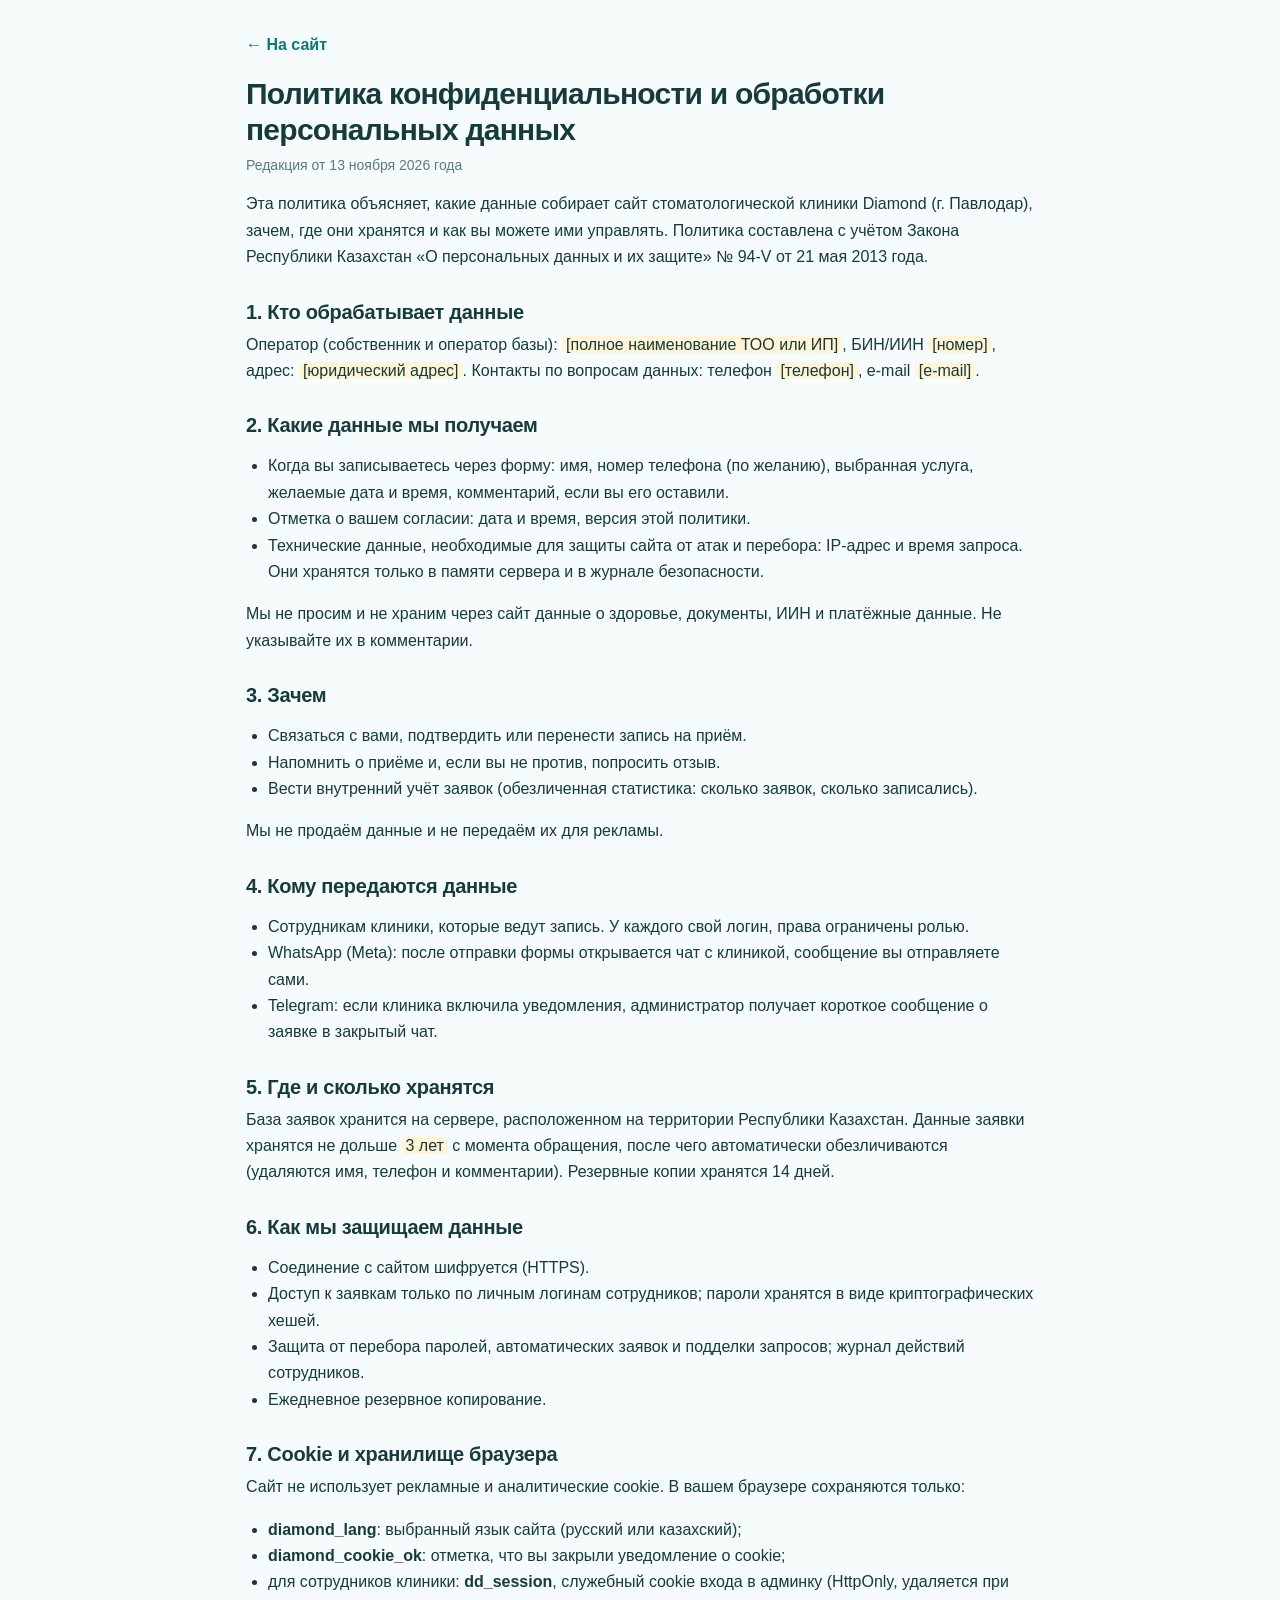
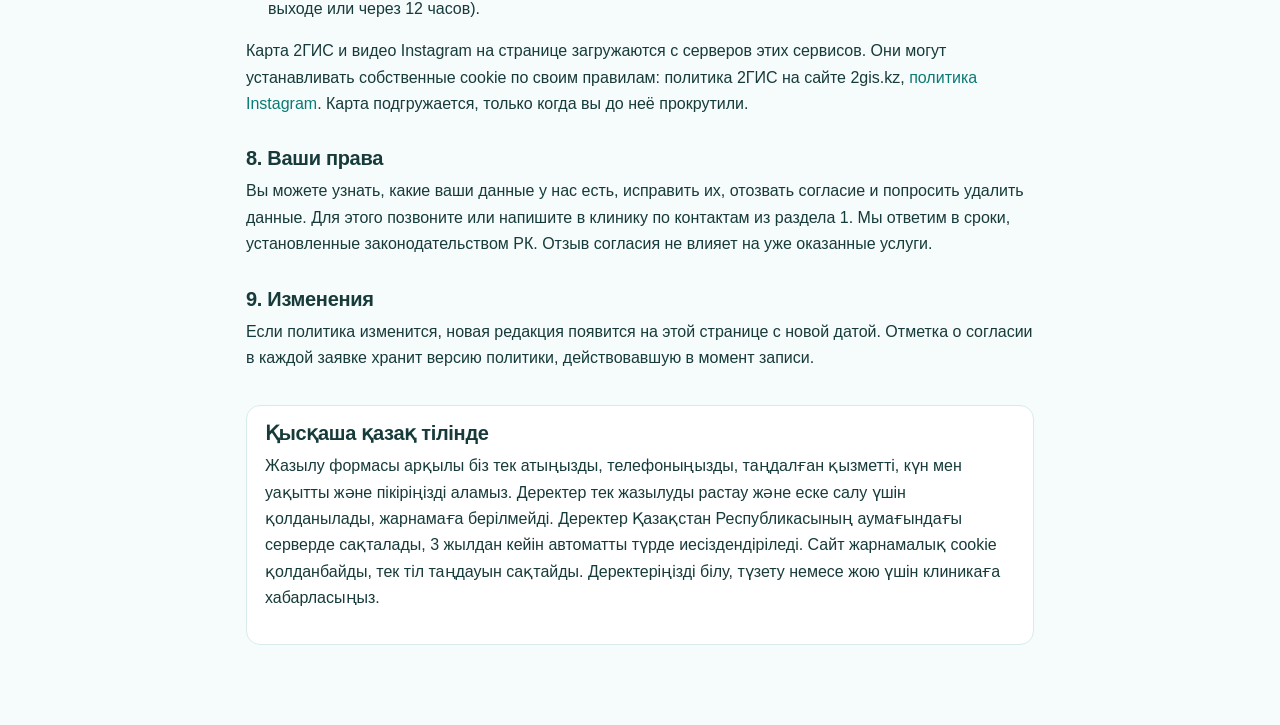
<file: static/privacy.html>
<!doctype html>
<html lang="ru">
<head>
<meta charset="utf-8">
<meta name="viewport" content="width=device-width, initial-scale=1">
<title>Политика конфиденциальности · Diamond</title>
<link rel="icon" href="img/logo.jpg">
<link rel="stylesheet" href="style.css">
<style>
body{background:#f6fbfb}
.pol{max-width:820px;margin:0 auto;padding:32px 16px 80px;line-height:1.65;font-size:16px;color:#163b3a}
.pol h1{font-size:30px;line-height:1.2;margin:18px 0 6px}
.pol h2{font-size:20px;margin:30px 0 8px}
.pol .meta{color:#5b7b7a;font-size:14px}
.pol .ph{background:#fff4d6;border-radius:6px;padding:0 4px}
.pol ul{padding-left:22px}
.pol a{color:var(--teal-d)}
.pol .back{display:inline-flex;gap:8px;align-items:center;font-weight:600;text-decoration:none}
.pol .kz{background:#fff;border:1px solid #d7ecea;border-radius:14px;padding:16px 18px;margin-top:34px}
</style>
</head>
<body>
<main class="pol">
<a class="back" href="/">← На сайт</a>
<h1>Политика конфиденциальности и обработки персональных данных</h1>
<p class="meta">Редакция от 13 ноября 2026 года</p>

<p>Эта политика объясняет, какие данные собирает сайт стоматологической клиники Diamond (г. Павлодар), зачем, где они хранятся и как вы можете ими управлять. Политика составлена с учётом Закона Республики Казахстан «О персональных данных и их защите» № 94-V от 21 мая 2013 года.</p>

<h2>1. Кто обрабатывает данные</h2>
<p>Оператор (собственник и оператор базы): <span class="ph">[полное наименование ТОО или ИП]</span>, БИН/ИИН <span class="ph">[номер]</span>, адрес: <span class="ph">[юридический адрес]</span>. Контакты по вопросам данных: телефон <span class="ph">[телефон]</span>, e-mail <span class="ph">[e-mail]</span>.</p>

<h2>2. Какие данные мы получаем</h2>
<ul>
<li>Когда вы записываетесь через форму: имя, номер телефона (по желанию), выбранная услуга, желаемые дата и время, комментарий, если вы его оставили.</li>
<li>Отметка о вашем согласии: дата и время, версия этой политики.</li>
<li>Технические данные, необходимые для защиты сайта от атак и перебора: IP-адрес и время запроса. Они хранятся только в памяти сервера и в журнале безопасности.</li>
</ul>
<p>Мы не просим и не храним через сайт данные о здоровье, документы, ИИН и платёжные данные. Не указывайте их в комментарии.</p>

<h2>3. Зачем</h2>
<ul>
<li>Связаться с вами, подтвердить или перенести запись на приём.</li>
<li>Напомнить о приёме и, если вы не против, попросить отзыв.</li>
<li>Вести внутренний учёт заявок (обезличенная статистика: сколько заявок, сколько записались).</li>
</ul>
<p>Мы не продаём данные и не передаём их для рекламы.</p>

<h2>4. Кому передаются данные</h2>
<ul>
<li>Сотрудникам клиники, которые ведут запись. У каждого свой логин, права ограничены ролью.</li>
<li>WhatsApp (Meta): после отправки формы открывается чат с клиникой, сообщение вы отправляете сами.</li>
<li>Telegram: если клиника включила уведомления, администратор получает короткое сообщение о заявке в закрытый чат.</li>
</ul>

<h2>5. Где и сколько хранятся</h2>
<p>База заявок хранится на сервере, расположенном на территории Республики Казахстан. Данные заявки хранятся не дольше <span class="ph">3 лет</span> с момента обращения, после чего автоматически обезличиваются (удаляются имя, телефон и комментарии). Резервные копии хранятся 14 дней.</p>

<h2>6. Как мы защищаем данные</h2>
<ul>
<li>Соединение с сайтом шифруется (HTTPS).</li>
<li>Доступ к заявкам только по личным логинам сотрудников; пароли хранятся в виде криптографических хешей.</li>
<li>Защита от перебора паролей, автоматических заявок и подделки запросов; журнал действий сотрудников.</li>
<li>Ежедневное резервное копирование.</li>
</ul>

<h2 id="cookie">7. Cookie и хранилище браузера</h2>
<p>Сайт не использует рекламные и аналитические cookie. В вашем браузере сохраняются только:</p>
<ul>
<li><b>diamond_lang</b>: выбранный язык сайта (русский или казахский);</li>
<li><b>diamond_cookie_ok</b>: отметка, что вы закрыли уведомление о cookie;</li>
<li>для сотрудников клиники: <b>dd_session</b>, служебный cookie входа в админку (HttpOnly, удаляется при выходе или через 12 часов).</li>
</ul>
<p>Карта 2ГИС и видео Instagram на странице загружаются с серверов этих сервисов. Они могут устанавливать собственные cookie по своим правилам: политика 2ГИС на сайте 2gis.kz, <a href="https://privacycenter.instagram.com/policy" target="_blank" rel="noopener">политика Instagram</a>. Карта подгружается, только когда вы до неё прокрутили.</p>

<h2>8. Ваши права</h2>
<p>Вы можете узнать, какие ваши данные у нас есть, исправить их, отозвать согласие и попросить удалить данные. Для этого позвоните или напишите в клинику по контактам из раздела 1. Мы ответим в сроки, установленные законодательством РК. Отзыв согласия не влияет на уже оказанные услуги.</p>

<h2>9. Изменения</h2>
<p>Если политика изменится, новая редакция появится на этой странице с новой датой. Отметка о согласии в каждой заявке хранит версию политики, действовавшую в момент записи.</p>

<div class="kz" lang="kk">
<h2 style="margin-top:0">Қысқаша қазақ тілінде</h2>
<p>Жазылу формасы арқылы біз тек атыңызды, телефоныңызды, таңдалған қызметті, күн мен уақытты және пікіріңізді аламыз. Деректер тек жазылуды растау және еске салу үшін қолданылады, жарнамаға берілмейді. Деректер Қазақстан Республикасының аумағындағы серверде сақталады, 3 жылдан кейін автоматты түрде иесіздендіріледі. Сайт жарнамалық cookie қолданбайды, тек тіл таңдауын сақтайды. Деректеріңізді білу, түзету немесе жою үшін клиникаға хабарласыңыз.</p>
</div>
</main>
</body>
</html>
</file>
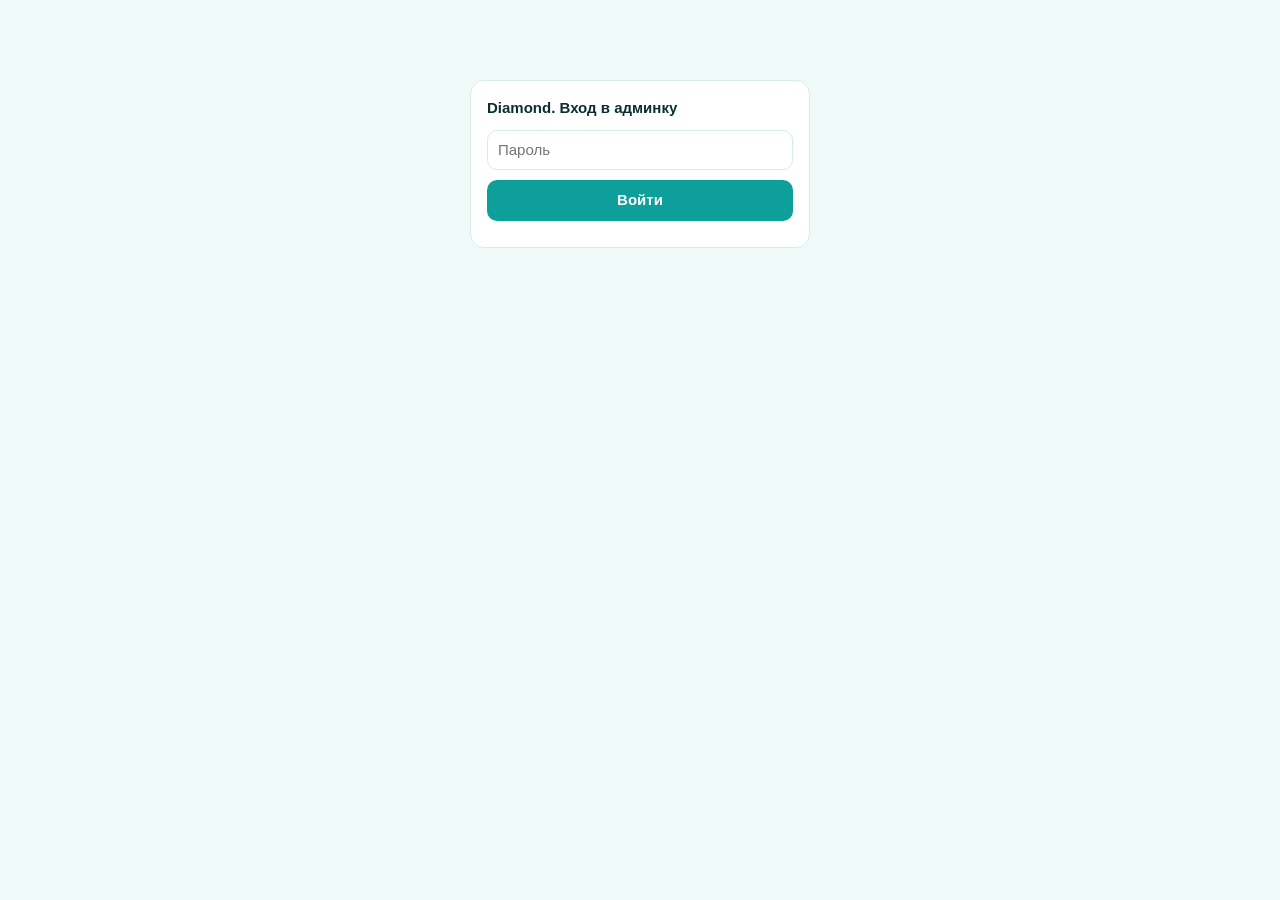
<file: wip/admin.before-redesign.html>
<!doctype html>
<html lang="ru">
<head>
<meta charset="utf-8">
<meta name="viewport" content="width=device-width, initial-scale=1">
<title>Diamond. Админка</title>
<style>
:root{--teal:#0e9f9a;--teal-d:#0a7a76;--ink:#0b2f31;--muted:#5a7577;--line:#d6ebea;--alt:#eef9f8;--sos:#e5484d}
*{box-sizing:border-box}
body{margin:0;font:15px/1.5 -apple-system,BlinkMacSystemFont,"Segoe UI",Roboto,Arial,sans-serif;color:var(--ink);background:var(--alt)}
.bar{position:sticky;top:0;z-index:5;background:#fff;border-bottom:1px solid var(--line);padding:10px 16px;display:flex;gap:12px;align-items:center;flex-wrap:wrap}
.bar b{font-size:17px}
.bar a{color:var(--teal-d);font-size:14px}
.tabs{display:flex;gap:6px;flex-wrap:wrap;width:100%}
.tab{border:0;background:var(--alt);padding:7px 13px;border-radius:999px;font:inherit;font-size:14px;cursor:pointer;white-space:nowrap}
.tab.on{background:var(--teal);color:#fff}
main{max-width:1100px;margin:18px auto;padding:0 16px 80px}
.box{background:#fff;border:1px solid var(--line);border-radius:14px;padding:16px;margin-bottom:16px}
.login{max-width:340px;margin:80px auto;display:grid;gap:10px}
input,select,textarea{font:inherit;padding:8px 10px;border:1.5px solid var(--line);border-radius:10px;width:100%;background:#fff;color:var(--ink)}
input:focus,select:focus,textarea:focus{outline:none;border-color:var(--teal)}
textarea{resize:vertical;min-height:60px}
button{font:inherit;cursor:pointer}
.pri{background:var(--teal);color:#fff;border:0;padding:9px 16px;border-radius:10px;font-weight:600}
.sec{background:#fff;color:var(--teal-d);border:1.5px solid var(--teal);padding:7px 12px;border-radius:10px}
.del{background:#fff;color:var(--sos);border:1.5px solid var(--sos);padding:7px 12px;border-radius:10px}
.sm{padding:4px 10px;font-size:13px}
button[disabled]{opacity:.35;cursor:default}
.hint{color:var(--muted);font-size:13px}
.hide{display:none}
.head{display:flex;gap:10px;align-items:center;flex-wrap:wrap;margin-bottom:12px}
.head b{font-size:17px}
.head .grow{flex:1}
.item{border:1px solid var(--line);border-radius:12px;padding:12px;margin-bottom:12px;background:#fcfefe}
.item.off{opacity:.55;background:#f6f6f6}
.item-top{display:flex;gap:8px;align-items:center;margin-bottom:10px;flex-wrap:wrap}
.item-top .num{font-weight:700;color:var(--muted);min-width:22px}
.item-top .ttl{flex:1;font-weight:700;overflow:hidden;text-overflow:ellipsis;white-space:nowrap;min-width:120px}
.chk{display:inline-flex;gap:6px;align-items:center;font-size:13px;color:var(--muted)}
.chk input{width:auto}
.fields{display:grid;grid-template-columns:repeat(2,1fr);gap:10px}
.f{display:grid;gap:4px;font-size:12px;color:var(--muted)}
.f.wide{grid-column:1 / -1}
.pair{grid-column:1 / -1;display:grid;grid-template-columns:1fr 1fr;gap:10px}
.pair .f span::after{content:" · RU";color:var(--teal-d)}
.pair .f + .f span::after{content:" · KZ";color:#b06d00}
.img-f{display:grid;grid-template-columns:56px 1fr auto;gap:8px;align-items:center}
.img-f .th{width:56px;height:56px;border-radius:8px;background:var(--alt) center/cover no-repeat;border:1px solid var(--line)}
.upl{position:relative;overflow:hidden}
.upl input{position:absolute;inset:0;opacity:0;cursor:pointer}
table{width:100%;border-collapse:collapse}
th,td{text-align:left;padding:10px 8px;border-bottom:1px solid var(--line);vertical-align:top}
th{font-size:12px;color:var(--muted);text-transform:uppercase;letter-spacing:.04em}
.st{border-radius:999px;padding:2px 9px;font-size:12px;font-weight:600;display:inline-block;margin-top:4px}
.st-wa{background:#d9f3e3;color:#137a3b}
.st-site{background:#e3e9ff;color:#3047b0}
.toast{position:fixed;right:16px;bottom:16px;background:var(--ink);color:#fff;padding:10px 16px;border-radius:10px;opacity:0;transition:opacity .2s;z-index:20}
.toast.on{opacity:1}
.sched-day{display:flex;gap:16px;align-items:center;flex-wrap:wrap;margin:10px 0 12px;font-size:16px}
.sched-grid{display:grid;grid-template-columns:repeat(auto-fill,minmax(120px,1fr));gap:8px}
.sched-grid.closed{opacity:.35;pointer-events:none}
.sl{display:grid;gap:2px;text-align:left;border:1.5px solid var(--line);background:#fff;border-radius:10px;padding:8px 10px;font:inherit;color:var(--ink)}
button.sl{cursor:pointer}
button.sl:hover{border-color:var(--teal)}
.sl b{font-size:15px}
.sl span{font-size:12px;color:var(--muted);overflow:hidden;text-overflow:ellipsis;white-space:nowrap}
.sl small{font-size:11px;color:var(--teal-d)}
.sl-book{background:#e6f7f5;border-color:#9edbd6}
.sl-book span{color:var(--ink);font-weight:600}
.sl-block{background:repeating-linear-gradient(135deg,#f3f3f3 0 6px,#e9e9e9 6px 12px);border-color:#ddd}
.sched-legend{display:flex;gap:16px;flex-wrap:wrap;margin-top:12px;font-size:13px;color:var(--muted)}
.sched-legend i{display:inline-block;width:16px;height:12px;border-radius:3px;margin-right:6px;vertical-align:-1px;border:1px solid var(--line)}
.lg-free{background:#fff}.lg-book{background:#e6f7f5}.lg-block{background:#e9e9e9}
.savebar{position:fixed;left:0;right:0;bottom:0;background:#fff;border-top:1px solid var(--line);padding:10px 16px;display:flex;gap:10px;align-items:center;justify-content:flex-end;z-index:6;transform:translateY(100%);transition:transform .25s}
.savebar.on{transform:none}
.savebar span{margin-right:auto;color:#8a5a00;font-size:14px}
@media(max-width:720px){
  .fields,.pair{grid-template-columns:1fr}
  thead{display:none}
  table,tbody,tr,td{display:block}
  tr{border-bottom:1px solid var(--line);padding:8px 0}
  td{border:0;padding:2px 0}
}
</style>
</head>
<body>
<div class="login box" id="login">
  <b>Diamond. Вход в админку</b>
  <input id="pass" type="password" placeholder="Пароль" autocomplete="current-password">
  <button class="pri" id="loginBtn">Войти</button>
  <span class="hint" id="loginErr"></span>
</div>

<div id="app" class="hide">
  <div class="bar">
    <b>Diamond · админка</b>
    <span class="hint" id="intState"></span>
    <a href="/" target="_blank" rel="noopener">Открыть сайт ↗</a>
    <div class="tabs" id="tabs"></div>
  </div>
  <main id="main"></main>
</div>
<div class="savebar" id="savebar"><span>Есть несохранённые изменения</span><button class="sec" id="discardBtn">Отменить</button><button class="pri" id="saveBtn">Сохранить</button></div>
<div class="toast" id="toast"></div>

<script>
const $ = (id) => document.getElementById(id);
const esc = (s) => String(s ?? "").replace(/[&<>"']/g, (c) => ({ "&": "&amp;", "<": "&lt;", ">": "&gt;", '"': "&quot;", "'": "&#39;" }[c]));
let pass = "";
try { pass = sessionStorage.getItem("dd-pass") || ""; } catch (e) {}
let site = {};
let tab = "bookings";
let dirty = false;

const SCHEMA = {
  promos: {
    label: "Акции", hint: "Карточки акций вверху блока «Услуги». Если указать дату окончания, акция сама исчезнет с сайта на следующий день.",
    title: (x) => x.title,
    fields: [
      { k: "title", l: "Название", bi: 1 }, { k: "price", l: "Крупная цифра (цена или «бесплатно»)", bi: 1 },
      { k: "note", l: "Подпись", bi: 1 }, { k: "tag", l: "Метка в углу (Акция, Kaspi…)", bi: 1 },
      { k: "until", l: "Действует до (пусто: бессрочно)", t: "date" }, { k: "img", l: "Фоновое фото", t: "img" },
    ],
  },
  services: {
    label: "Услуги", hint: "Цена необязательна. Пишите «от 12 000 ₸» для минимальной цены. Если цены нет, можно заполнить метку, например «В день обращения».",
    title: (x) => x.title,
    fields: [
      { k: "title", l: "Название", bi: 1 }, { k: "desc", l: "Описание", bi: 1, t: "area" },
      { k: "price", l: "Цена", bi: 1 }, { k: "tag", l: "Метка вместо цены", bi: 1 },
    ],
  },
  doctors: {
    label: "Врачи", hint: "Без фото показывается нарисованный аватар. Фото лучше вертикальное, лицо в верхней части.",
    title: (x) => x.name,
    fields: [
      { k: "name", l: "ФИО", bi: 1 }, { k: "role", l: "Специальность", bi: 1 },
      { k: "exp", l: "Опыт, чем занимается", bi: 1, t: "area" }, { k: "photo", l: "Фото", t: "img" },
      { k: "avatar", l: "Аватар без фото", t: "select", o: [["m", "Мужчина"], ["f", "Женщина"], ["f2", "Женщина 2"], ["f3", "Женщина 3"]] },
    ],
  },
  reviews: {
    label: "Отзывы", hint: "Скопируйте отзыв из 2ГИС: имя, дату, оценку и текст. На сайте показываются только отзывы с оценкой не ниже указанной в «Настройках» (сейчас 5), самые свежие первыми. Пишите имя как в 2ГИС, без фамилии.",
    title: (x) => (x.author || "Без имени") + (x.date ? " · " + x.date : "") + " · " + "★".repeat(+x.rating || 0),
    fields: [
      { k: "author", l: "Имя автора" }, { k: "date", l: "Дата отзыва", t: "date" },
      { k: "rating", l: "Оценка", t: "select", o: [["5", "5 звёзд"], ["4", "4 звезды"], ["3", "3 звезды"], ["2", "2 звезды"], ["1", "1 звезда"]] },
      { k: "service", l: "Услуга (необязательно)" },
      { k: "text", l: "Текст отзыва", t: "area", wide: 1 },
      { k: "url", l: "Ссылка на отзыв в 2ГИС (необязательно)", wide: 1 },
    ],
  },
  trust: {
    label: "Безопасность", hint: "Тёмный блок «Безопасность и гарантии». Каждый пункт списка с новой строки.",
    title: (x) => x.title,
    fields: [
      { k: "title", l: "Заголовок", bi: 1 }, { k: "items", l: "Пункты (по одному в строке)", bi: 1, t: "lines" },
      { k: "icon", l: "Иконка", t: "select", o: [["shield", "Щит (стерильность)"], ["scan", "Снимок (оборудование)"], ["badge", "Медаль (гарантии)"]] },
    ],
  },
  faq: {
    label: "Вопросы", hint: "Блок «Частые вопросы». Первый вопрос на сайте открыт по умолчанию.",
    title: (x) => x.q,
    fields: [{ k: "q", l: "Вопрос", bi: 1 }, { k: "a", l: "Ответ", bi: 1, t: "area" }],
  },
  reels: {
    label: "Рилсы", hint: "Карусель «Diamond в Instagram». Если Instagram не даёт встроить видео, снимите галочку «Открывать на сайте», и по клику оно откроется в Instagram.",
    title: (x) => x.title || x.url,
    fields: [
      { k: "url", l: "Ссылка на рилс", wide: 1 }, { k: "title", l: "Подпись на карточке" }, { k: "views", l: "Просмотры" },
      { k: "cover", l: "Обложка", t: "img" }, { k: "embed", l: "Открывать на сайте", t: "check", def: true },
    ],
  },
};
const SETTINGS = [
  ["Основное", [["name", "Название"], ["tagline", "Подпись под логотипом", 1], ["about", "Текст «О клинике»", 1, "area"]]],
  ["Контакты", [["phone", "Телефон"], ["whatsapp", "WhatsApp (только цифры)"], ["instagram", "Instagram (логин)"], ["address", "Адрес", 1], ["hours", "Время работы", 1], ["firmId", "ID в 2ГИС"], ["lat", "Широта"], ["lon", "Долгота"]]],
  ["Первый экран", [["promoBadge", "Плашка Kaspi", 1], ["promoTitle", "Заголовок", 1], ["promoText", "Подзаголовок", 1, "area"]]],
  ["Рейтинг и отзывы", [["rating", "Рейтинг в 2ГИС"], ["reviews", "Число оценок"], ["reviewsText", "Число отзывов"], ["reviewsMinRating", "Показывать отзывы от (звёзд)"], ["reviewsLimit", "Сколько отзывов показывать"], ["followers", "Подписчики Instagram", 1]]],
  ["Прочее", [["emergencyText", "Текст «Срочная помощь»", 1, "area"], ["license", "Лицензия (в подвале)", 1, "area"]]],
];
const TABS = [["bookings", "Записи"], ["schedule", "Расписание"], ["settings", "Настройки"], ...Object.entries(SCHEMA).map(([k, v]) => [k, v.label])];

function toast(t) { const el = $("toast"); el.textContent = t; el.classList.add("on"); setTimeout(() => el.classList.remove("on"), 2000); }
function setDirty(v) { dirty = v; $("savebar").classList.toggle("on", v); }

async function api(path, body) {
  const opt = { headers: { "X-Admin-Pass": pass, "Content-Type": "application/json" } };
  if (body) { opt.method = "POST"; opt.body = JSON.stringify(body); }
  const r = await fetch(path, opt);
  if (r.status === 401) throw new Error("auth");
  const j = await r.json();
  if (!r.ok) throw new Error(j.error || "Ошибка");
  return j;
}

async function enter() {
  try { await api("/api/admin/ping", {}); }
  catch (e) {
    $("loginErr").textContent = pass ? "Неверный пароль" : "";
    $("login").classList.remove("hide"); $("app").classList.add("hide");
    return;
  }
  try { sessionStorage.setItem("dd-pass", pass); } catch (e) {}
  $("login").classList.add("hide"); $("app").classList.remove("hide");
  await reloadSite();
  renderTabs(); render();
}
async function reloadSite() { site = await (await fetch("/api/site", { cache: "no-store" })).json(); }
$("loginBtn").onclick = () => { pass = $("pass").value; enter(); };
$("pass").addEventListener("keydown", (e) => { if (e.key === "Enter") $("loginBtn").click(); });

function renderTabs() {
  $("tabs").innerHTML = TABS.map(([k, l]) => `<button class="tab ${k === tab ? "on" : ""}" data-t="${k}">${l}</button>`).join("");
  $("tabs").querySelectorAll(".tab").forEach((b) => b.onclick = () => {
    if (dirty && !confirm("Есть несохранённые изменения. Перейти без сохранения?")) return;
    setDirty(false); tab = b.dataset.t; renderTabs(); render();
  });
}

function render() {
  if (tab === "bookings") return renderBookings();
  if (tab === "schedule") return renderSchedule();
  if (tab === "settings") return renderSettings();
  renderList(tab);
}

async function renderBookings() {
  $("main").innerHTML = `<section class="box"><div class="head"><b>Заявки</b><span class="hint" id="cnt"></span><span class="grow"></span><button class="sec" id="reload">Обновить</button></div><table><thead><tr><th>Когда</th><th>Пациент</th><th>Услуга</th><th>Желаемое время</th><th>Статус</th></tr></thead><tbody id="rows"></tbody></table><p class="hint" id="empty"></p></section>`;
  $("reload").onclick = renderBookings;
  const d = await api("/api/admin/bookings");
  const parts = [d.telegram ? "Telegram: подключён" : "Telegram: нет", d.webhook ? "CRM-вебхук: подключён" : "CRM-вебхук: нет"];
  $("intState").textContent = parts.join(" · ");
  $("cnt").textContent = d.items.length ? "всего " + d.items.length : "";
  $("empty").textContent = d.items.length ? "" : "Пока заявок нет.";
  const LABEL = { new: "Новая", confirmed: "Подтверждена", done: "Пришёл", cancelled: "Отмена" };
  $("rows").innerHTML = d.items.map((b) => `<tr>
    <td>${esc(b.created)}<br><span class="st ${b.channel === "whatsapp" ? "st-wa" : "st-site"}">${b.channel === "whatsapp" ? "WhatsApp" : "Сайт"}</span></td>
    <td><b>${esc(b.name)}</b>${b.phone ? `<br><a href="tel:${esc(b.phone)}">${esc(b.phone)}</a>` : ""}${b.comment ? `<br><span class="hint">${esc(b.comment)}</span>` : ""}</td>
    <td>${esc(b.service || "-")}</td><td>${esc(b.date || "-")}${b.day && b.time ? `<br><span class="hint">слот занят в расписании</span>` : ""}</td>
    <td><select data-id="${b.id}">${Object.keys(LABEL).map((k) => `<option value="${k}" ${b.status === k ? "selected" : ""}>${LABEL[k]}</option>`).join("")}</select></td>
  </tr>`).join("");
  $("rows").querySelectorAll("select").forEach((s) => s.onchange = async () => { await api("/api/admin/status", { id: Number(s.dataset.id), status: s.value }); toast("Статус обновлён"); });
}

const DOW = ["Воскресенье", "Понедельник", "Вторник", "Среда", "Четверг", "Пятница", "Суббота"];
const MON = ["января", "февраля", "марта", "апреля", "мая", "июня", "июля", "августа", "сентября", "октября", "ноября", "декабря"];
let schedDay = (() => { const d = new Date(); return `${d.getFullYear()}-${String(d.getMonth() + 1).padStart(2, "0")}-${String(d.getDate()).padStart(2, "0")}`; })();
function shiftDay(iso, n) {
  const d = new Date(iso + "T00:00"); d.setDate(d.getDate() + n);
  return `${d.getFullYear()}-${String(d.getMonth() + 1).padStart(2, "0")}-${String(d.getDate()).padStart(2, "0")}`;
}
async function renderSchedule() {
  const d = new Date(schedDay + "T00:00");
  const j = await api("/api/admin/schedule?day=" + schedDay);
  const blocked = new Set(j.blocked);
  $("main").innerHTML = `<section class="box">
    <div class="head"><b>Расписание</b><span class="grow"></span>
      <button class="sec" id="dPrev">‹</button>
      <input type="date" id="dPick" value="${schedDay}" style="width:auto">
      <button class="sec" id="dNext">›</button>
      <button class="sec" id="dToday">Сегодня</button>
    </div>
    <p class="hint">Нажмите на свободное время, чтобы закрыть его для записи (перерыв, врач занят), и ещё раз, чтобы открыть. Время с заявками закрывается само, а освобождается, если в «Записях» поставить статус «Отмена».</p>
    <div class="sched-day"><b>${DOW[d.getDay()]}, ${d.getDate()} ${MON[d.getMonth()]}</b>
      ${j.slots.length ? `<label class="chk"><input type="checkbox" id="dClosed" ${j.closed ? "checked" : ""}>Закрыть весь день</label>` : `<span class="hint">Выходной день по графику клиники</span>`}
    </div>
    <div class="sched-grid ${j.closed ? "closed" : ""}">${j.slots.map((t) => {
      const b = j.booked[t];
      if (b) return `<div class="sl sl-book" title="${esc(b.service || "")}"><b>${t}</b><span>${esc(b.name)}</span><small>${b.status === "confirmed" ? "подтверждена" : "новая заявка"}</small></div>`;
      return `<button class="sl ${blocked.has(t) ? "sl-block" : ""}" data-t="${t}"><b>${t}</b><span>${blocked.has(t) ? "закрыто" : "свободно"}</span></button>`;
    }).join("")}</div>
    <div class="sched-legend"><span><i class="lg-free"></i>свободно</span><span><i class="lg-book"></i>заявка</span><span><i class="lg-block"></i>закрыто вручную</span></div>
  </section>`;
  const save = async () => {
    await api("/api/admin/schedule", { day: schedDay, blocked: [...blocked], closed: $("dClosed") ? $("dClosed").checked : false });
    toast("Расписание обновлено, на сайте уже видно");
  };
  $("main").querySelectorAll(".sl[data-t]").forEach((b) => b.onclick = async () => {
    const t = b.dataset.t;
    if (blocked.has(t)) blocked.delete(t); else blocked.add(t);
    b.classList.toggle("sl-block", blocked.has(t));
    b.querySelector("span").textContent = blocked.has(t) ? "закрыто" : "свободно";
    await save();
  });
  if ($("dClosed")) $("dClosed").onchange = async () => { $("main").querySelector(".sched-grid").classList.toggle("closed", $("dClosed").checked); await save(); };
  $("dPrev").onclick = () => { schedDay = shiftDay(schedDay, -1); renderSchedule(); };
  $("dNext").onclick = () => { schedDay = shiftDay(schedDay, 1); renderSchedule(); };
  $("dToday").onclick = () => { const n = new Date(); schedDay = `${n.getFullYear()}-${String(n.getMonth() + 1).padStart(2, "0")}-${String(n.getDate()).padStart(2, "0")}`; renderSchedule(); };
  $("dPick").onchange = (e) => { if (e.target.value) { schedDay = e.target.value; renderSchedule(); } };
}

function input(k, val, t, extra = "") {
  if (t === "area") return `<textarea data-k="${k}" ${extra}>${esc(val)}</textarea>`;
  if (t === "lines") return `<textarea data-k="${k}" data-lines="1" ${extra}>${esc((val || []).join("\n"))}</textarea>`;
  if (t === "date") return `<input type="date" data-k="${k}" value="${esc(val)}" ${extra}>`;
  return `<input data-k="${k}" value="${esc(val)}" ${extra}>`;
}
function fieldHtml(f, x) {
  if (f.bi) {
    return `<div class="pair"><label class="f"><span>${f.l}</span>${input(f.k, x[f.k], f.t)}</label><label class="f"><span>${f.l}</span>${input(f.k + "_kz", x[f.k + "_kz"], f.t, 'placeholder="если пусто, покажем русский"')}</label></div>`;
  }
  if (f.t === "img") {
    return `<label class="f ${f.wide ? "wide" : ""}"><span>${f.l}</span><div class="img-f"><div class="th" style="background-image:${x[f.k] ? `url('/${esc(x[f.k])}')` : "none"}"></div>${input(f.k, x[f.k], "text", 'placeholder="img/… или загрузите файл"')}<span class="sec sm upl">Загрузить<input type="file" accept="image/jpeg,image/png,image/webp" data-up="${f.k}"></span></div></label>`;
  }
  if (f.t === "select") {
    return `<label class="f"><span>${f.l}</span><select data-k="${f.k}">${f.o.map(([v, l]) => `<option value="${v}" ${x[f.k] === v ? "selected" : ""}>${l}</option>`).join("")}</select></label>`;
  }
  if (f.t === "check") {
    const on = x[f.k] === undefined ? f.def : x[f.k] !== false;
    return `<label class="f"><span>&nbsp;</span><span class="chk"><input type="checkbox" data-k="${f.k}" data-check="1" ${on ? "checked" : ""}>${f.l}</span></label>`;
  }
  return `<label class="f ${f.wide ? "wide" : ""}"><span>${f.l}</span>${input(f.k, x[f.k], f.t)}</label>`;
}

function readItem(el, base) {
  const out = { ...base };
  el.querySelectorAll("[data-k]").forEach((i) => {
    if (i.dataset.check) out[i.dataset.k] = i.checked;
    else if (i.dataset.lines) out[i.dataset.k] = i.value.split("\n").map((s) => s.trim()).filter(Boolean);
    else out[i.dataset.k] = i.value;
  });
  const h = el.querySelector("[data-hidden]");
  out.hidden = h ? h.checked : false;
  return out;
}
function readList(key) {
  const list = site[key] || [];
  return [...document.querySelectorAll("#list .item")].map((el) => readItem(el, list[+el.dataset.i] || {}));
}

function renderList(key) {
  const S = SCHEMA[key];
  const list = site[key] || [];
  $("main").innerHTML = `<section class="box">
    <div class="head"><b>${S.label}</b><span class="hint">${list.length} шт.</span><span class="grow"></span><button class="sec" id="addBtn">+ Добавить</button></div>
    <p class="hint" style="margin-top:-4px">${S.hint}</p>
    ${key === "reels" ? `<div class="item"><b>Быстрый импорт</b><p class="hint">Вставьте текст со ссылками на рилсы, лишнее отбросится, повторы не добавятся.</p><textarea id="bulk" rows="3" placeholder="https://www.instagram.com/reel/..."></textarea><p><button class="sec" id="bulkBtn">Добавить ссылки</button> <span class="hint" id="bulkHint"></span></p></div>` : ""}
    <div id="list">${list.map((x, i) => `<div class="item ${x.hidden ? "off" : ""}" data-i="${i}">
      <div class="item-top"><span class="num">${i + 1}</span><span class="ttl">${esc(S.title(x) || "Без названия")}</span>
        <label class="chk"><input type="checkbox" data-hidden="1" ${x.hidden ? "checked" : ""}>Скрыть на сайте</label>
        <button class="sec sm" data-mv="-1" ${i === 0 ? "disabled" : ""}>↑</button><button class="sec sm" data-mv="1" ${i === list.length - 1 ? "disabled" : ""}>↓</button><button class="del sm" data-del="1">Удалить</button></div>
      <div class="fields">${S.fields.map((f) => fieldHtml(f, x)).join("")}</div>
    </div>`).join("") || `<p class="hint">Пусто. Нажмите «Добавить».</p>`}</div>
  </section>`;

  const listEl = $("list");
  listEl.addEventListener("input", () => setDirty(true));
  listEl.addEventListener("change", (e) => {
    setDirty(true);
    if (e.target.dataset.hidden) e.target.closest(".item").classList.toggle("off", e.target.checked);
  });
  listEl.querySelectorAll(".item").forEach((el) => {
    const i = +el.dataset.i;
    el.querySelectorAll("[data-mv]").forEach((b) => b.onclick = () => {
      const cur = readList(key); const j = i + +b.dataset.mv;
      [cur[i], cur[j]] = [cur[j], cur[i]]; site[key] = cur; setDirty(true); renderList(key); setDirty(true);
    });
    el.querySelector("[data-del]").onclick = () => {
      if (!confirm("Удалить этот пункт?")) return;
      const cur = readList(key); cur.splice(i, 1); site[key] = cur; renderList(key); setDirty(true);
    };
    el.querySelectorAll("[data-up]").forEach((inp) => inp.onchange = async () => {
      const file = inp.files[0]; if (!file) return;
      if (file.size > 5_000_000) { toast("Файл больше 5 МБ"); return; }
      const data = await new Promise((res) => { const r = new FileReader(); r.onload = () => res(r.result); r.readAsDataURL(file); });
      try {
        const j = await api("/api/admin/upload", { type: file.type, data });
        const field = el.querySelector(`[data-k="${inp.dataset.up}"]`);
        field.value = j.path;
        field.closest(".img-f").querySelector(".th").style.backgroundImage = `url('/${j.path}')`;
        setDirty(true); toast("Фото загружено, не забудьте сохранить");
      } catch (e) { toast(e.message); }
    });
  });
  $("addBtn").onclick = () => {
    const cur = readList(key); const blank = {};
    S.fields.forEach((f) => { blank[f.k] = f.t === "lines" ? [] : f.t === "check" ? !!f.def : ""; });
    if (key === "doctors") blank.avatar = "m";
    if (key === "trust") blank.icon = "shield";
    cur.push(blank); site[key] = cur; renderList(key); setDirty(true);
    const items = document.querySelectorAll("#list .item"); items[items.length - 1].scrollIntoView({ behavior: "smooth", block: "center" });
  };
  if (key === "reels") {
    $("bulkBtn").onclick = () => {
      const re = /instagram\.com\/(?:[A-Za-z0-9_.]+\/)?(reel|reels|p|tv)\/([A-Za-z0-9_-]{5,20})/g;
      const found = [...new Set([...$("bulk").value.matchAll(re)].map((m) => `https://www.instagram.com/${m[1] === "p" ? "p" : "reel"}/${m[2]}/`))];
      const cur = readList(key); const have = cur.map((r) => r.url);
      const fresh = found.filter((u) => !have.includes(u)).map((url) => ({ url, cover: "", title: "", views: "", embed: true }));
      if (!found.length) { $("bulkHint").textContent = "Ссылок не нашлось."; return; }
      site[key] = [...fresh, ...cur]; renderList(key); setDirty(true);
      $("bulkHint").textContent = fresh.length ? `Добавлено: ${fresh.length}. Нажмите «Сохранить».` : "Эти рилсы уже есть.";
    };
  }
}

function renderSettings() {
  const s = site.settings || {};
  $("main").innerHTML = SETTINGS.map(([g, fields]) => `<section class="box"><div class="head"><b>${g}</b></div><div class="fields" id="set-${g}">${fields.map(([k, l, bi, t]) => fieldHtml({ k, l, bi, t, wide: !bi && t === "area" }, s)).join("")}</div></section>`).join("");
  $("main").addEventListener("input", () => setDirty(true));
}
function readSettings() {
  const out = { ...(site.settings || {}) };
  $("main").querySelectorAll("[data-k]").forEach((i) => { out[i.dataset.k] = i.value; });
  ["lat", "lon"].forEach((k) => { const n = parseFloat(out[k]); if (!isNaN(n)) out[k] = n; });
  ["reviews", "reviewsText", "reviewsMinRating", "reviewsLimit"].forEach((k) => { const n = parseInt(out[k], 10); if (!isNaN(n)) out[k] = n; });
  return out;
}

$("saveBtn").onclick = async () => {
  try {
    if (tab === "settings") { await api("/api/admin/site", { settings: readSettings() }); }
    else if (SCHEMA[tab]) { await api("/api/admin/site", { [tab]: readList(tab) }); }
    await reloadSite(); setDirty(false); render(); toast("Сохранено. Обновите сайт, чтобы увидеть изменения.");
  } catch (e) { toast("Не сохранилось: " + e.message); }
};
$("discardBtn").onclick = async () => { await reloadSite(); setDirty(false); render(); };
window.addEventListener("beforeunload", (e) => { if (dirty) { e.preventDefault(); e.returnValue = ""; } });

if (pass) enter();
</script>
</body>
</html>
</file>
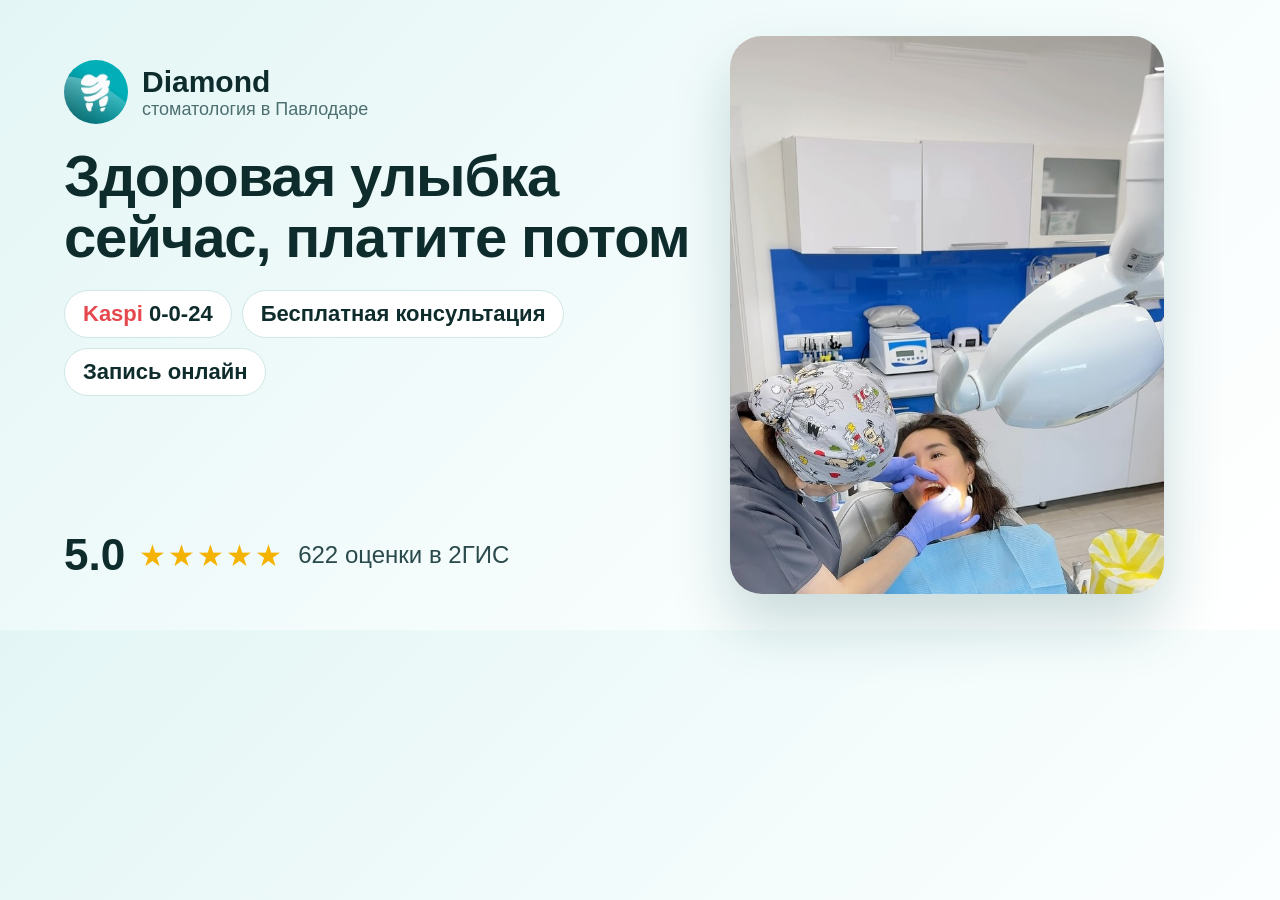
<file: video/og/og.html>
<!doctype html><html><head><meta charset="utf-8"><style>
*{box-sizing:border-box;margin:0}body{width:1200px;height:630px;font-family:-apple-system,"SF Pro Display",Inter,sans-serif;background:linear-gradient(135deg,#e3f6f5,#f5fcfc 55%,#fff);display:grid;grid-template-columns:1fr 470px;overflow:hidden;color:#0f2c2d}
.l{padding:60px 0 50px 64px;display:flex;flex-direction:column;gap:22px}
.brand{display:flex;gap:14px;align-items:center;font-size:30px;font-weight:800}.brand img{width:64px;height:64px;border-radius:50%}.brand small{display:block;font-size:18px;font-weight:500;color:#4d6f70}
h1{font-size:58px;line-height:1.05;letter-spacing:-.02em}
.chips{display:flex;gap:10px;flex-wrap:wrap}.chip{background:#fff;border:1px solid #cfe7e5;border-radius:999px;padding:10px 18px;font-size:22px;font-weight:600}.chip b{color:#e5484d}
.rate{margin-top:auto;display:flex;gap:14px;align-items:center;font-size:24px;color:#2a4a4c}.rate b{font-size:44px;color:#0f2c2d}.stars{color:#f5b301;font-size:30px;letter-spacing:2px}
.r{position:relative}.r .ph{position:absolute;inset:36px 36px 36px 0;border-radius:32px;overflow:hidden;box-shadow:0 30px 60px rgba(10,80,78,.2)}.r img{width:100%;height:150%;object-fit:cover;object-position:center top;display:block}
</style></head><body>
<div class="l"><div class="brand"><img src="../../static/img/logo.jpg"><div>Diamond<small>стоматология в Павлодаре</small></div></div>
<h1>Здоровая улыбка сейчас, платите потом</h1>
<div class="chips"><span class="chip"><b>Kaspi</b> 0-0-24</span><span class="chip">Бесплатная консультация</span><span class="chip">Запись онлайн</span></div>
<div class="rate"><b>5.0</b><span class="stars">★★★★★</span><span>622 оценки в 2ГИС</span></div></div>
<div class="r"><div class="ph"><img src="../../static/img/post-clinic.jpg"></div></div>
</body></html>
</file>
<file: static/style.css>
:root{
  --teal:#0e9f9a;
  --teal-d:#0a7a76;
  --teal-l:#bfe9e6;
  --ink:#0b2f31;
  --muted:#5a7577;
  --bg:#ffffff;
  --alt:#eef9f8;
  --line:#d6ebea;
  --sos:#e5484d;
  --wa:#1fb85a;
  --kaspi:#f14635;
  --radius:18px;
  --shadow:0 10px 30px rgba(10,80,78,.10);
  --shadow-l:0 24px 60px rgba(10,80,78,.18);
  --ease:cubic-bezier(.2,.7,.2,1);
}
*{box-sizing:border-box}
html{scroll-behavior:smooth;scroll-padding-top:84px}
body{margin:0;font:16px/1.55 -apple-system,BlinkMacSystemFont,"Segoe UI",Roboto,Helvetica,Arial,sans-serif;color:var(--ink);background:var(--bg);overflow-x:hidden}
img{max-width:100%;display:block}
a{color:inherit;text-decoration:none}
svg{width:20px;height:20px;flex:none}
.wrap{width:min(1120px,100% - 32px);margin:0 auto}
h1,h2,h3{line-height:1.15;margin:0 0 .5em}
h1{font-size:clamp(32px,5.2vw,56px);letter-spacing:-.025em}
h2{font-size:clamp(26px,3.4vw,40px);letter-spacing:-.015em}
h3{font-size:18px}
p{margin:0 0 1em}
.eyebrow{display:inline-block;color:var(--teal-d);font-weight:700;font-size:13px;letter-spacing:.12em;text-transform:uppercase;margin-bottom:10px}

.demo-ribbon{background:#10292b;color:#bfe9e6;text-align:center;font-size:12px;padding:5px 8px;letter-spacing:.04em;text-transform:uppercase}

.top{position:sticky;top:0;z-index:50;background:rgba(255,255,255,.85);backdrop-filter:saturate(1.4) blur(12px);-webkit-backdrop-filter:saturate(1.4) blur(12px);border-bottom:1px solid transparent;transition:box-shadow .3s,border-color .3s,background .3s}
.top.scrolled{box-shadow:0 6px 24px rgba(10,80,78,.08);border-color:var(--line);background:rgba(255,255,255,.95)}
.top-in{display:flex;align-items:center;gap:20px;min-height:72px;transition:min-height .3s var(--ease)}
.top.scrolled .top-in{min-height:60px}
.brand{display:flex;align-items:center;gap:10px;flex:none}
.brand img{border-radius:50%;transition:transform .5s var(--ease)}
.brand:hover img{transform:rotate(-12deg) scale(1.06)}
.brand span{display:flex;flex-direction:column;line-height:1.1}
.brand b{font-size:20px;letter-spacing:.02em}
.brand small{color:var(--muted);font-size:12px;white-space:nowrap}
.nav{display:flex;gap:4px;margin-left:auto;font-size:15px;color:var(--muted);white-space:nowrap}
.nav a{position:relative;padding:8px 10px;border-radius:999px;transition:color .2s,background .2s}
.nav a:hover{color:var(--teal-d);background:var(--alt)}
.nav a.active{color:var(--teal-d)}
.nav a.active::after{content:"";position:absolute;left:12px;right:12px;bottom:2px;height:2px;border-radius:2px;background:var(--teal);animation:grow .35s var(--ease)}
@keyframes grow{from{transform:scaleX(0)}to{transform:scaleX(1)}}
.top-actions{display:flex;align-items:center;gap:10px}
.phone{font-weight:600;white-space:nowrap}
.burger{display:none;width:44px;height:44px;border:0;background:var(--alt);border-radius:12px;cursor:pointer;flex-direction:column;justify-content:center;align-items:center;gap:5px}
.burger span{width:20px;height:2px;background:var(--ink);border-radius:2px;transition:transform .3s var(--ease),opacity .2s}
.burger[aria-expanded=true] span:nth-child(1){transform:translateY(7px) rotate(45deg)}
.burger[aria-expanded=true] span:nth-child(2){opacity:0}
.burger[aria-expanded=true] span:nth-child(3){transform:translateY(-7px) rotate(-45deg)}
.mnav{display:grid;gap:4px;padding:0 16px;max-height:0;overflow:hidden;transition:max-height .4s var(--ease),padding .4s var(--ease);background:#fff}
.mnav.open{max-height:480px;padding:8px 16px 18px;border-top:1px solid var(--line)}
.mnav a{padding:12px 6px;border-bottom:1px solid var(--line);font-weight:600}
.mnav a.btn{border:0;margin-top:10px;padding:14px}

.btn{position:relative;overflow:hidden;display:inline-flex;align-items:center;justify-content:center;gap:8px;border:0;cursor:pointer;font-weight:600;font-size:15px;font-family:inherit;line-height:1;padding:12px 18px;border-radius:999px;transition:transform .2s var(--ease),box-shadow .2s,background .2s,color .2s;white-space:nowrap}
.btn:hover{transform:translateY(-2px)}
.btn:active{transform:translateY(0) scale(.98)}
.btn-main{background:var(--teal);color:#fff;box-shadow:0 6px 16px rgba(14,159,154,.35)}
.btn-main:hover{background:var(--teal-d);box-shadow:0 10px 24px rgba(14,159,154,.45)}
.btn-ghost{background:#fff;color:var(--teal-d);border:1.5px solid var(--teal)}
.btn-ghost:hover{background:var(--alt)}
.btn-sos{background:var(--sos);color:#fff;box-shadow:0 6px 16px rgba(229,72,77,.3)}
.btn-wa{background:var(--wa);color:#fff;box-shadow:0 6px 16px rgba(31,184,90,.35)}
.btn-wa:hover{background:#18a14e}
.btn-lg{padding:16px 24px;font-size:16px}
.btn[disabled]{opacity:.7;pointer-events:none}
.shine::after{content:"";position:absolute;top:0;left:-60%;width:40%;height:100%;background:linear-gradient(100deg,transparent,rgba(255,255,255,.45),transparent);transform:skewX(-20deg);animation:shine 4.5s ease-in-out infinite}
@keyframes shine{0%,70%{left:-60%}100%{left:130%}}

.hero{position:relative;overflow:hidden;background:linear-gradient(135deg,#e3f6f5 0%,#f5fcfc 55%,#fff 100%);padding:64px 0 72px}
.blob{position:absolute;border-radius:50%;filter:blur(50px);opacity:.55;pointer-events:none}
.b1{width:420px;height:420px;background:#9fe0dc;top:-120px;right:-80px;animation:drift 14s ease-in-out infinite}
.b2{width:300px;height:300px;background:#cdeffd;bottom:-120px;left:-60px;animation:drift 18s ease-in-out infinite reverse}
.b3{width:200px;height:200px;background:#d6f5e6;top:40%;left:45%;animation:drift 22s ease-in-out infinite}
@keyframes drift{0%,100%{transform:translate(0,0) scale(1)}50%{transform:translate(30px,-25px) scale(1.08)}}
.hero-in{position:relative;display:grid;grid-template-columns:1.25fr 1fr;gap:44px;align-items:center}
.hero p{font-size:18px;color:var(--muted);max-width:560px}
.hero-cta{display:flex;flex-wrap:wrap;gap:12px;margin:24px 0}
.kaspi{display:inline-flex;align-items:center;gap:8px;background:#fff;border-radius:999px;padding:5px 14px 5px 5px;font-weight:700;font-size:14px;box-shadow:0 4px 14px rgba(241,70,53,.18);margin-bottom:18px;color:var(--ink)}
.kaspi-k{background:var(--kaspi);color:#fff;border-radius:999px;padding:5px 10px;font-size:13px;letter-spacing:.02em}
.kaspi sup{color:var(--kaspi);font-size:12px;margin-left:-4px}
.foot-note{font-size:12px !important;color:var(--muted);margin-top:14px}
.ticks{list-style:none;padding:0;margin:0;display:flex;flex-wrap:wrap;gap:8px 20px}
.ticks li{position:relative;padding-left:24px;font-size:15px}
.ticks li::before{content:"";position:absolute;left:0;top:4px;width:16px;height:16px;border-radius:50%;background:var(--teal)}
.ticks li::after{content:"";position:absolute;left:5px;top:7px;width:5px;height:8px;border:solid #fff;border-width:0 2px 2px 0;transform:rotate(45deg)}
.hero-visual{position:relative;min-height:460px}
.hero-photo{position:absolute;inset:0 40px 30px 30px;border-radius:28px;overflow:hidden;box-shadow:var(--shadow-l)}
.hero-photo img{width:100%;height:100%;object-fit:cover;object-position:center 30%;transform:scale(1.05);animation:kenburns 18s ease-in-out infinite alternate}
@keyframes kenburns{to{transform:scale(1.15) translate(-2%,-2%)}}
.hero-card{position:absolute;left:0;bottom:0;background:#fff;border-radius:20px;padding:18px 20px;box-shadow:var(--shadow-l);border:1px solid var(--line);min-width:250px}
.hero-chip{position:absolute;right:0;top:36px;background:#fff;border-radius:16px;padding:12px 16px;box-shadow:var(--shadow-l);display:grid}
.hero-chip b{font-size:20px;color:var(--teal-d)}
.hero-chip span{font-size:12px;color:var(--muted)}
.floaty{animation:float 6s ease-in-out infinite}
.floaty-2{animation:float 7s ease-in-out -2s infinite}
@keyframes float{0%,100%{transform:translateY(0)}50%{transform:translateY(-10px)}}
.rate{display:flex;align-items:center;gap:14px;margin-bottom:10px}
.rate-num{font-size:48px;font-weight:800;color:var(--teal-d);line-height:1}
.stars{color:#f5b301;font-size:20px;letter-spacing:2px}
.rate-sub{color:var(--muted);font-size:14px}
.link-arrow{color:var(--teal-d);font-weight:600;font-size:15px}
.link-arrow::after{content:" →";display:inline-block;transition:transform .2s}
.link-arrow:hover::after{transform:translateX(4px)}
.scroll-hint{position:absolute;left:50%;bottom:16px;width:26px;height:42px;border:2px solid rgba(10,122,118,.4);border-radius:14px;transform:translateX(-50%)}
.scroll-hint span{position:absolute;left:50%;top:8px;width:4px;height:8px;margin-left:-2px;border-radius:2px;background:var(--teal);animation:wheel 1.8s ease-in-out infinite}
@keyframes wheel{0%{opacity:0;transform:translateY(0)}30%{opacity:1}100%{opacity:0;transform:translateY(14px)}}

.up{opacity:0;transform:translateY(24px);animation:up .8s var(--ease) forwards;animation-delay:calc(var(--d,0) * 110ms + 100ms)}
@keyframes up{to{opacity:1;transform:none}}

.reveal{opacity:0;transform:translateY(28px);transition:opacity .8s var(--ease),transform .8s var(--ease);transition-delay:calc(var(--d,0) * 90ms)}
.reveal.in{opacity:1;transform:none}

.stats{background:linear-gradient(90deg,var(--teal-d),var(--teal));color:#fff}
.stats-in{display:grid;grid-template-columns:repeat(4,1fr);gap:12px;padding:26px 0;text-align:center}
.stats b{display:block;font-size:32px;font-variant-numeric:tabular-nums}
.stats span{font-size:14px;opacity:.9}

.sec{padding:84px 0;position:relative}
.sec-alt{background:var(--alt)}
.lead{color:var(--muted);font-size:18px;max-width:680px;margin-bottom:30px}
.grid{display:grid;grid-template-columns:repeat(auto-fill,minmax(250px,1fr));gap:16px}
.card{position:relative;background:#fff;border:1px solid var(--line);border-radius:var(--radius);padding:22px;display:flex;flex-direction:column;gap:8px;transition:box-shadow .35s var(--ease),transform .35s var(--ease),border-color .35s}
.card::before{content:"";position:absolute;inset:0;border-radius:inherit;background:linear-gradient(135deg,rgba(14,159,154,.08),transparent 60%);opacity:0;transition:opacity .35s}
.card:hover{box-shadow:var(--shadow-l);transform:translateY(-6px);border-color:var(--teal-l)}
.card:hover::before{opacity:1}
.card > *{position:relative}
.card p{color:var(--muted);font-size:15px;margin:0;flex:1}
.card .price{font-weight:800;color:var(--teal-d);font-size:17px}
.card .btn{align-self:flex-start;margin-top:6px;padding:10px 16px}
.svc-ico{width:46px;height:46px;border-radius:14px;background:var(--alt);display:grid;place-items:center;color:var(--teal-d);margin-bottom:4px;transition:transform .4s var(--ease),background .3s,color .3s}
.svc-ico svg{width:24px;height:24px}
.card:hover .svc-ico{transform:rotate(-8deg) scale(1.08);background:var(--teal);color:#fff}
.note{color:var(--muted);font-size:14px;margin-top:20px}

.sec-sos{background:linear-gradient(135deg,#fff5f5,#fff)}
.sos{display:grid;grid-template-columns:auto 1fr auto;gap:24px;align-items:center}
.sos-text p{color:var(--muted);font-size:18px;max-width:620px;margin:0}
.sos-actions{display:flex;gap:12px;flex-wrap:wrap}
.sos-ico{position:relative;width:64px;height:64px}
.sos-ico span,.sos-ico::before,.sos-ico::after{position:absolute;inset:0;border-radius:50%;background:var(--sos)}
.sos-ico span{z-index:1;display:grid;place-items:center}
.sos-ico span::after{content:"!";color:#fff;font-weight:800;font-size:30px}
.sos-ico::before,.sos-ico::after{content:"";opacity:.35;animation:ping 2.2s ease-out infinite}
.sos-ico::after{animation-delay:1.1s}
@keyframes ping{0%{transform:scale(1);opacity:.4}100%{transform:scale(1.9);opacity:0}}

.about{display:grid;grid-template-columns:.9fr 1.1fr;gap:44px;align-items:center}
.about-photo{border-radius:26px;overflow:hidden;box-shadow:var(--shadow-l);aspect-ratio:4/5}
.about-photo img{width:100%;height:100%;object-fit:cover;object-position:center 35%}
.why{display:grid;grid-template-columns:1fr 1fr;gap:14px;margin-top:20px}
.why-i{display:flex;gap:14px;align-items:flex-start;padding:20px;border-radius:var(--radius);background:var(--alt);transition:transform .35s var(--ease),background .35s}
.why-i:hover{transform:translateY(-4px);background:#e2f5f4}
.why-i h3{margin-bottom:4px;font-size:17px}
.ico{display:grid;place-items:center;flex:none;width:38px;height:38px;border-radius:50%;background:var(--teal);color:#fff;font-weight:700}
.why-i p{color:var(--muted);margin:0;font-size:15px}

.promos{display:grid;grid-template-columns:repeat(3,1fr);gap:16px;margin-bottom:28px}
.promo{position:relative;overflow:hidden;border-radius:22px;padding:24px;min-height:190px;color:#fff;background:linear-gradient(140deg,var(--teal-d),var(--teal));display:flex;flex-direction:column;justify-content:flex-end;gap:6px;box-shadow:0 14px 34px rgba(10,122,118,.25);transition:transform .4s var(--ease),box-shadow .4s}
.promo:hover{transform:translateY(-6px);box-shadow:0 22px 50px rgba(10,122,118,.35)}
.promo:nth-child(2){background:linear-gradient(140deg,#d9372a,var(--kaspi))}
.promo:nth-child(3){background:linear-gradient(140deg,#0b3b3c,#16625f)}
.promo img{position:absolute;inset:0;width:100%;height:100%;object-fit:cover;object-position:center 20%;opacity:.35;mix-blend-mode:luminosity;transition:transform .8s var(--ease)}
.promo:hover img{transform:scale(1.06)}
.promo > *:not(img){position:relative}
.promo-tag{align-self:flex-start;background:rgba(255,255,255,.2);backdrop-filter:blur(6px);padding:4px 12px;border-radius:999px;font-size:12px;font-weight:700;letter-spacing:.04em;text-transform:uppercase;margin-bottom:auto}
.promo b{font-size:30px;line-height:1.05;letter-spacing:-.01em}
.promo h3{margin:0;font-size:18px}
.promo p{margin:0;font-size:14px;opacity:.9}
.svc-head{display:flex;align-items:center;justify-content:space-between;gap:8px;margin-bottom:8px}
.svc-badge{display:inline-flex;align-items:center;background:#fff1f1;color:var(--sos);border:1px solid #ffdcdc;font-size:11px;font-weight:700;padding:3px 9px;border-radius:999px;letter-spacing:.02em;white-space:nowrap}
.svc .card{padding:20px;display:flex;flex-direction:column;justify-content:space-between}
.svc .price{display:inline-block;background:var(--alt);padding:4px 10px;border-radius:999px;font-size:14px}
.svc .card-foot{display:flex;align-items:center;justify-content:space-between;gap:10px;margin-top:6px}
.svc .card-foot .btn{margin:0}

.entrance{position:relative;border-radius:14px;overflow:hidden;aspect-ratio:2/1}
.entrance img{width:100%;height:100%;object-fit:cover}
.entrance span{position:absolute;left:10px;bottom:10px;background:rgba(6,25,26,.65);color:#fff;font-size:12px;font-weight:700;padding:4px 10px;border-radius:999px}
.mnav-sos{color:var(--sos)}

.mbar{display:none}

.lang{display:flex;background:var(--alt);border-radius:999px;padding:3px}
.lang button{border:0;background:transparent;font:700 13px inherit;font-family:inherit;color:var(--muted);padding:7px 11px;border-radius:999px;cursor:pointer;transition:all .2s}
.lang button.on{background:#fff;color:var(--teal-d);box-shadow:0 2px 8px rgba(10,80,78,.12)}

.demo-chip{display:inline-flex;align-items:center;gap:4px;background:#fff4d6;color:#8a5a00;border:1px dashed #e0b450;font-size:11px;font-weight:700;letter-spacing:.04em;text-transform:uppercase;padding:2px 8px;border-radius:999px;vertical-align:middle;white-space:nowrap}
.card .demo-chip,.trust-i .demo-chip{position:absolute;top:14px;right:14px}
.promo-until{display:inline-flex;gap:6px;align-items:center;font-size:13px;font-weight:600;background:rgba(0,0,0,.18);padding:4px 10px;border-radius:999px;align-self:flex-start;margin-top:4px}

.avatar-svg{width:100%;height:100%;display:block}

.sec-dark{background:linear-gradient(160deg,#0b3b3c,#0a5553);color:#fff}
.sec-dark .eyebrow{color:#7fe3dc}
.sec-dark .lead{color:#bfe3e0}
.trust{display:grid;grid-template-columns:repeat(3,1fr);gap:16px}
.trust-i{position:relative;background:rgba(255,255,255,.06);border:1px solid rgba(255,255,255,.12);border-radius:22px;padding:26px;transition:transform .4s var(--ease),background .4s}
.trust-i:hover{transform:translateY(-6px);background:rgba(255,255,255,.1)}
.trust-ico{width:52px;height:52px;border-radius:16px;background:rgba(127,227,220,.15);color:#7fe3dc;display:grid;place-items:center;margin-bottom:16px}
.trust-ico svg{width:28px;height:28px}
.trust-i h3{font-size:20px;margin-bottom:12px}
.trust-i ul{list-style:none;padding:0;margin:0;display:grid;gap:10px}
.trust-i li{position:relative;padding-left:26px;color:#d6efed;font-size:15px}
.trust-i li::before{content:"";position:absolute;left:0;top:3px;width:16px;height:16px;border-radius:50%;background:#7fe3dc}
.trust-i li::after{content:"";position:absolute;left:5px;top:6px;width:5px;height:8px;border:solid #0b3b3c;border-width:0 2px 2px 0;transform:rotate(45deg)}

.faq-wrap{display:grid;grid-template-columns:.8fr 1.2fr;gap:44px;align-items:start}
.faq{display:grid;gap:10px}
.faq details{background:#fff;border:1px solid var(--line);border-radius:16px;overflow:hidden;transition:box-shadow .3s,border-color .3s}
.faq details[open]{box-shadow:var(--shadow);border-color:var(--teal-l)}
.faq summary{list-style:none;cursor:pointer;padding:18px 54px 18px 20px;font-weight:700;position:relative}
.faq summary::-webkit-details-marker{display:none}
.faq summary::after{content:"+";position:absolute;right:18px;top:50%;width:28px;height:28px;margin-top:-14px;border-radius:50%;background:var(--alt);color:var(--teal-d);display:grid;place-items:center;font-size:20px;font-weight:600;transition:transform .3s var(--ease),background .3s}
.faq details[open] summary::after{transform:rotate(45deg);background:var(--teal);color:#fff}
.faq .ans{padding:0 20px 18px;color:var(--muted);animation:faqIn .35s var(--ease)}
@keyframes faqIn{from{opacity:0;transform:translateY(-6px)}to{opacity:1;transform:none}}

.pick{display:grid;gap:8px}
.pick-l{font-size:14px;font-weight:600}
.chips{display:flex;gap:8px;overflow-x:auto;padding:2px 2px 6px;scrollbar-width:none}
.chips::-webkit-scrollbar{display:none}
.chip{flex:none;border:1.5px solid var(--line);background:#fff;border-radius:12px;padding:8px 12px;font:600 14px inherit;font-family:inherit;color:var(--ink);cursor:pointer;display:grid;justify-items:center;line-height:1.2;transition:all .2s var(--ease);min-width:58px}
.chip small{font-weight:500;font-size:11px;color:var(--muted)}
.chip:hover{border-color:var(--teal)}
.chip.on{background:var(--teal);border-color:var(--teal);color:#fff;transform:translateY(-1px);box-shadow:0 6px 14px rgba(14,159,154,.3)}
.chip.on small{color:#e3fbf9}
.chips-time .chip{min-width:0;padding:8px 12px}
.chip.disabled{opacity:.4;cursor:not-allowed;background:var(--alt);border-color:var(--line);color:var(--muted);pointer-events:none}
.mnav-lang{margin:4px 0 16px;align-self:flex-start}

.foot-grid{display:grid;grid-template-columns:auto 1fr;gap:16px 32px;align-items:center}
.foot-brand{display:flex;gap:10px;align-items:center}
.foot-brand img{border-radius:50%}
.foot-brand b{display:block;color:#fff}
.foot-brand span{font-size:12px}
.foot-lic{display:flex;gap:12px;align-items:center;background:rgba(255,255,255,.05);border:1px solid rgba(255,255,255,.1);border-radius:14px;padding:12px 14px}
.foot-lic p{margin:0;font-size:12.5px;line-height:1.45}
.lic-ico{flex:none;width:34px;height:42px;border-radius:5px;background:#e8f4f3;position:relative;box-shadow:0 2px 6px rgba(0,0,0,.3)}
.lic-ico::before{content:"";position:absolute;left:6px;right:6px;top:8px;height:2px;background:#9cc;box-shadow:0 6px 0 #9cc,0 12px 0 #9cc}
.lic-ico::after{content:"";position:absolute;right:5px;bottom:5px;width:11px;height:11px;border-radius:50%;background:var(--teal)}
.foot-small{grid-column:1 / -1;margin:0;font-size:12px}

.doctors{display:grid;grid-template-columns:repeat(auto-fill,minmax(260px,1fr));gap:16px}
.doctors .card{align-items:flex-start;padding:0;overflow:hidden}
.doc-photo{width:100%;aspect-ratio:4/3;background:linear-gradient(135deg,#bfe9e6,#7cd0cb);display:grid;place-items:center;color:#fff;font-size:44px;font-weight:800;overflow:hidden}
.doc-photo img{width:100%;height:100%;object-fit:cover;object-position:center 20%;transition:transform .6s var(--ease)}
.card:hover .doc-photo img{transform:scale(1.06)}
.doc-body{padding:18px 20px 22px;display:grid;gap:4px}
.role{color:var(--teal-d);font-weight:700;font-size:14px}
.doc-body p{color:var(--muted);font-size:14px;margin:0}

.cases{display:flex;gap:8px;flex-wrap:wrap;margin-bottom:16px}
.case-tab{border:1.5px solid var(--line);background:#fff;color:var(--ink);font:600 15px inherit;font-family:inherit;padding:10px 18px;border-radius:999px;cursor:pointer;transition:all .25s var(--ease)}
.case-tab:hover{border-color:var(--teal)}
.case-tab.on{background:var(--teal);border-color:var(--teal);color:#fff;box-shadow:0 6px 16px rgba(14,159,154,.3)}
.ba{position:relative;aspect-ratio:16/8;max-height:520px;width:100%;border-radius:var(--radius);overflow:hidden;background:#0c1f20;box-shadow:var(--shadow-l);user-select:none;touch-action:pan-y}
.ba-img{position:absolute;inset:0;width:100%;height:100%;object-fit:cover;transition:opacity .45s var(--ease)}
.ba.swap .ba-img{opacity:0}
.ba-before{position:absolute;inset:0;clip-path:inset(0 50% 0 0)}
.ba-tag{position:absolute;bottom:14px;background:rgba(6,25,26,.6);backdrop-filter:blur(6px);color:#fff;padding:6px 14px;border-radius:999px;font-size:13px;font-weight:700;pointer-events:none}
.ba-tag-b{left:14px}
.ba-tag-a{right:14px}
.ba input{position:absolute;inset:0;width:100%;height:100%;opacity:0;cursor:ew-resize;margin:0}
.ba-line{position:absolute;top:0;bottom:0;left:50%;width:3px;margin-left:-1.5px;background:#fff;box-shadow:0 0 10px rgba(0,0,0,.25);pointer-events:none}
.ba-line::after{content:"‹ ›";position:absolute;top:50%;left:50%;transform:translate(-50%,-50%);width:48px;height:48px;border-radius:50%;background:#fff;display:grid;place-items:center;box-shadow:var(--shadow-l);color:var(--teal-d);font-weight:800;font-size:18px;letter-spacing:2px}
.case-info{display:flex;justify-content:space-between;align-items:flex-end;gap:16px;margin-top:16px;flex-wrap:wrap}
.case-info b{font-size:18px}
.case-info p{margin:4px 0 0;color:var(--muted)}
.case-info small{color:var(--muted);font-size:12px;max-width:340px;text-align:right}

.sec-head{display:flex;justify-content:space-between;align-items:flex-end;gap:16px}
.car-ctrl{display:flex;gap:10px;margin-bottom:30px}
.car-btn{width:48px;height:48px;border-radius:50%;border:1.5px solid var(--line);background:#fff;font-size:26px;line-height:1;color:var(--teal-d);cursor:pointer;transition:transform .2s,opacity .2s,background .2s}
.car-btn:hover{transform:scale(1.08);background:var(--alt)}
.car-btn[disabled]{opacity:.35;pointer-events:none}
.reel-track{display:grid;grid-auto-flow:column;grid-auto-columns:calc((100% - 48px) / 4);gap:16px;overflow-x:auto;scroll-snap-type:x mandatory;scroll-behavior:smooth;padding:6px 2px 18px;margin-bottom:12px;scrollbar-width:none}
.reel-track::-webkit-scrollbar{display:none}
.reel-card{position:relative;scroll-snap-align:start;border:0;padding:0;cursor:pointer;border-radius:20px;overflow:hidden;aspect-ratio:9/16;background:linear-gradient(160deg,var(--teal),#0b3b3c);box-shadow:0 10px 26px rgba(10,80,78,.18);text-align:left;color:#fff;font-family:inherit;transition:transform .4s var(--ease),box-shadow .4s}
.reel-card:hover{transform:translateY(-6px);box-shadow:var(--shadow-l)}
.reel-card img{position:absolute;inset:0;width:100%;height:100%;object-fit:cover;transition:transform .8s var(--ease)}
.reel-card:hover img{transform:scale(1.06)}
.reel-card::after{content:"";position:absolute;inset:0;background:linear-gradient(180deg,rgba(0,0,0,0) 45%,rgba(0,0,0,.78))}
.reel-play{position:absolute;top:50%;left:50%;width:62px;height:62px;margin:-31px 0 0 -31px;border-radius:50%;background:rgba(255,255,255,.22);backdrop-filter:blur(8px);display:grid;place-items:center;z-index:1;transition:transform .3s var(--ease),background .3s}
.reel-play::before{content:"";margin-left:5px;border-style:solid;border-width:11px 0 11px 18px;border-color:transparent transparent transparent #fff}
.reel-card:hover .reel-play{transform:scale(1.12);background:rgba(14,159,154,.85)}
.reel-meta{position:absolute;left:14px;right:14px;bottom:14px;z-index:1;display:grid;gap:6px}
.reel-meta b{font-size:16px;line-height:1.25}
.reel-views{display:inline-flex;align-items:center;gap:6px;font-size:13px;opacity:.9}
.reel-views svg{width:16px;height:16px}
.reel-noimg{position:absolute;inset:0;display:grid;place-items:center}
.reel-noimg img{position:static;width:64px;height:64px;border-radius:50%;opacity:.9}
@keyframes skeleton{to{background-position:-200% 0}}

.modal{position:fixed;inset:0;z-index:100;background:rgba(6,25,26,.9);display:grid;place-items:center;padding:16px;opacity:0;pointer-events:none;transition:opacity .3s}
.modal.open{opacity:1;pointer-events:auto}
.modal-box{position:relative;width:min(400px,100%);display:grid;gap:12px;justify-items:center;transform:translateY(20px) scale(.96);transition:transform .4s var(--ease)}
.modal.open .modal-box{transform:none}
.reel-frame{width:100%;height:min(76vh,720px);border-radius:18px;overflow:hidden;background:#fff}
.reel-frame{overflow-y:auto;-webkit-overflow-scrolling:touch}
.reel-frame .instagram-media{margin:0 !important;min-width:0 !important;width:100% !important;max-width:none !important;border:0 !important;box-shadow:none !important;border-radius:0 !important}
.reel-frame iframe{width:100% !important;border:0 !important}
.reel-fallback{height:min(76vh,720px);display:grid;place-content:center;justify-items:center;gap:16px;text-align:center;padding:24px}
.reel-fallback img{width:72px;height:72px;border-radius:50%}
.reel-card[data-embed="0"] .reel-play::after{content:"";position:absolute;right:-6px;top:-6px;width:22px;height:22px;border-radius:7px;background:linear-gradient(45deg,#f9a825,#e91e63,#7b1fa2)}
.reel-loading{display:grid;place-items:center;height:min(76vh,720px);color:var(--muted);background:linear-gradient(110deg,#eef9f8 30%,#f8fdfd 50%,#eef9f8 70%);background-size:200% 100%;animation:skeleton 1.4s linear infinite}
.reel-open{background:transparent;color:#fff;border-color:rgba(255,255,255,.5)}
.modal .lb-close{top:-8px;right:-8px;z-index:2;background:#fff;color:var(--ink)}

.sec-book{background:linear-gradient(135deg,var(--teal-d),var(--teal) 60%,#14b3a8);color:#fff;overflow:hidden}
.sec-book::before{content:"";position:absolute;width:520px;height:520px;border-radius:50%;background:rgba(255,255,255,.07);top:-200px;left:-160px}
.book{position:relative;display:grid;grid-template-columns:1fr 1fr;gap:44px;align-items:start}
.book-text p{font-size:18px;opacity:.95}
.steps{list-style:none;counter-reset:s;padding:0;margin:24px 0;display:grid;gap:14px}
.steps li{counter-increment:s;display:grid;grid-template-columns:40px 1fr;column-gap:14px;align-items:center}
.steps li::before{content:counter(s);grid-row:span 2;width:40px;height:40px;border-radius:50%;background:#fff;color:var(--teal-d);display:grid;place-items:center;font-weight:800}
.steps span{opacity:.85;font-size:14px}
.book-call a{font-weight:700;border-bottom:1px solid rgba(255,255,255,.5)}
.form{background:#fff;color:var(--ink);padding:26px;border-radius:24px;display:grid;gap:14px;box-shadow:0 24px 60px rgba(0,0,0,.22)}
.form label{display:grid;gap:6px;font-size:14px;font-weight:600}
.form label small{font-weight:400;color:var(--muted)}
.form .two{display:grid;grid-template-columns:1fr 1fr;gap:12px}
.form input:not([type=checkbox]),.form select,.form textarea{font:inherit;font-weight:400;padding:12px 14px;border:1.5px solid var(--line);border-radius:12px;background:#fff;color:var(--ink);width:100%;transition:border-color .2s,box-shadow .2s}
.form input:focus,.form select:focus,.form textarea:focus{outline:none;border-color:var(--teal);box-shadow:0 0 0 4px rgba(14,159,154,.15)}
.form .bad{border-color:var(--sos) !important;animation:shake .4s}
@keyframes shake{25%{transform:translateX(-5px)}75%{transform:translateX(5px)}}
.form .check{display:flex;gap:10px;align-items:flex-start;font-weight:400;color:var(--muted)}
.form .check input{margin-top:3px;accent-color:var(--teal);width:18px;height:18px}
.form .btn{width:100%}
.form-msg{margin:0;min-height:1.4em;font-size:14px}
.form-msg.ok{color:#0a7a3f}
.form-msg.err{color:var(--sos)}

.contacts{display:grid;grid-template-columns:1fr 1.4fr;gap:24px;align-items:stretch}
.cont-box{background:var(--alt);border-radius:var(--radius);padding:26px;display:flex;flex-direction:column;justify-content:space-between;gap:20px}
.cont{list-style:none;padding:0;margin:0;display:grid;gap:16px}
.cont li span{display:block;color:var(--muted);font-size:13px}
.cont b{font-size:17px}
.cont a{color:var(--teal-d)}
.cont-btns{display:flex;flex-wrap:wrap;gap:10px}
.map{position:relative;min-height:440px;border-radius:var(--radius);overflow:hidden;border:1px solid var(--line);box-shadow:var(--shadow);background:#eef9f8}
.map iframe{position:absolute;inset:0;width:100%;height:100%;border:0;opacity:0;transition:opacity .6s}
.map iframe.ready{opacity:1}
.map-ph{position:absolute;inset:0;display:grid;place-items:center;color:var(--muted);background:linear-gradient(110deg,#eef9f8 30%,#f8fdfd 50%,#eef9f8 70%);background-size:200% 100%;animation:skeleton 1.4s linear infinite}

.foot{background:#10292b;color:#9fc5c2;font-size:13px;padding:24px 0 90px}
.foot-in{display:flex;justify-content:space-between;gap:16px;flex-wrap:wrap}

.float{position:fixed;right:16px;bottom:16px;display:flex;flex-direction:column;gap:10px;z-index:60}
.fab{position:relative;width:56px;height:56px;border-radius:50%;display:grid;place-items:center;color:#fff;box-shadow:0 8px 20px rgba(0,0,0,.22);transition:transform .25s var(--ease)}
.fab:hover{transform:scale(1.08)}
.fab svg{width:26px;height:26px}
.fab-wa{background:var(--wa)}
.fab-wa::before{content:"";position:absolute;inset:0;border-radius:50%;background:var(--wa);z-index:-1;animation:ping 2.4s ease-out infinite}
.fab-call{background:var(--teal)}

.lightbox{position:fixed;inset:0;z-index:100;background:rgba(6,25,26,.92);display:grid;place-items:center;opacity:0;pointer-events:none;transition:opacity .3s}
.lightbox.open{opacity:1;pointer-events:auto}
.lightbox img{max-width:min(92vw,560px);max-height:86vh;border-radius:14px;transform:scale(.92);transition:transform .35s var(--ease)}
.lightbox.open img{transform:scale(1)}
.lb-close,.lb-nav{position:absolute;border:0;background:rgba(255,255,255,.12);color:#fff;width:48px;height:48px;border-radius:50%;font-size:28px;cursor:pointer;transition:background .2s}
.lb-close:hover,.lb-nav:hover{background:rgba(255,255,255,.25)}
.lb-close{top:16px;right:16px}
.lb-prev{left:16px;top:calc(50% - 24px)}
.lb-next{right:16px;top:calc(50% - 24px)}

@media (max-width:1100px){
  .phone{display:none}
}
@media (max-width:980px){
  .nav{display:none}
  .burger{display:flex}
  .top-actions{margin-left:auto}
  .hero-in,.book,.contacts,.about{grid-template-columns:1fr}
  .hero-visual{min-height:380px}
  .stats-in{grid-template-columns:repeat(2,1fr)}
  .sec{padding:60px 0}
  .reel-track{grid-auto-columns:calc((100% - 32px) / 3)}
  .sos{grid-template-columns:auto 1fr}
  .sos-actions{grid-column:1 / -1}
  .promos{grid-template-columns:1fr 1fr}
  .promos .promo:first-child{grid-column:1 / -1}
  .trust{grid-template-columns:1fr}
  .faq-wrap{grid-template-columns:1fr;gap:20px}
  .foot-grid{grid-template-columns:1fr}
  .about-photo{aspect-ratio:16/10;max-height:360px}
}
@media (max-width:640px){
  body{padding-bottom:calc(70px + env(safe-area-inset-bottom))}
  .demo-ribbon{font-size:10px;padding:4px}
  .top-in{min-height:62px;gap:12px}
  .top-actions .btn-sos,.top-actions .btn-main{display:none}
  .brand img{width:38px;height:38px}
  .brand b{font-size:18px}
  h1{font-size:34px}
  h2{font-size:28px}
  .lead{font-size:16px;margin-bottom:22px}
  .sec{padding:48px 0}
  .hero{padding:28px 0 56px}
  .hero p{font-size:16px}
  .hero-cta{flex-direction:column}
  .hero-cta .btn{width:100%}
  .ticks{gap:6px 14px}
  .ticks li{font-size:14px}
  .hero-visual{min-height:330px;margin-top:8px}
  .hero-photo{inset:0 0 44px 0;border-radius:22px}
  .hero-card{min-width:0;padding:12px 14px;left:12px}
  .hero-chip{right:10px;top:12px;padding:8px 12px}
  .hero-chip b{font-size:16px}
  .rate-num{font-size:34px}
  .stars{font-size:16px}
  .scroll-hint{display:none}
  .stats-in{gap:14px 8px;padding:20px 0}
  .stats b{font-size:26px}
  .stats span{font-size:12px}
  .promos{display:grid;grid-auto-flow:column;grid-template-columns:none;grid-auto-columns:84%;overflow-x:auto;scroll-snap-type:x mandatory;margin:0 -16px 24px;padding:4px 16px 10px;scrollbar-width:none}
  .promos::-webkit-scrollbar{display:none}
  .promos .promo:first-child{grid-column:auto}
  .promo{scroll-snap-align:center;min-height:170px;padding:20px}
  .promo b{font-size:26px}
  .grid,.svc{grid-template-columns:1fr;gap:12px}
  .card:hover{transform:none}
  .sos{grid-template-columns:1fr;text-align:left}
  .sos-ico{width:52px;height:52px}
  .sos-text p{font-size:16px}
  .sos-actions .btn{flex:1}
  .doctors{grid-auto-flow:column;grid-template-columns:none;grid-auto-columns:78%;overflow-x:auto;scroll-snap-type:x mandatory;margin:0 -16px;padding:4px 16px 10px;scrollbar-width:none}
  .doctors::-webkit-scrollbar{display:none}
  .doctors .card{scroll-snap-align:center}
  .ba{aspect-ratio:4/3}
  .ba-line::after{width:42px;height:42px}
  .case-tab{flex:1;padding:10px 12px;font-size:14px}
  .case-info small{text-align:left}
  .sec-head{display:block}
  .car-ctrl{display:none}
  .reel-track{grid-auto-columns:62%;margin:0 -16px 12px;padding:6px 16px 18px;gap:12px}
  .about-photo{aspect-ratio:16/11}
  .why{grid-template-columns:1fr}
  .form{padding:18px;border-radius:20px}
  .form .two{grid-template-columns:1fr 1fr;gap:10px}
  .lang button{padding:6px 9px;font-size:12px}
  .trust-i{padding:20px}
  .faq summary{padding:16px 50px 16px 16px;font-size:15px}
  .faq .ans{padding:0 16px 16px;font-size:15px}
  .chips{margin:0 -18px;padding:2px 18px 6px}
  .steps{margin:18px 0}
  .book-text p{font-size:16px}
  .cont-box{padding:18px}
  .cont-btns .btn{flex:1}
  .map{min-height:360px}
  .foot{padding-bottom:calc(76px + env(safe-area-inset-bottom))}
  .float{display:none}
  .mbar{display:grid;grid-template-columns:1fr 1.4fr 56px;gap:8px;position:fixed;left:0;right:0;bottom:0;z-index:70;padding:10px 12px calc(10px + env(safe-area-inset-bottom));background:rgba(255,255,255,.96);backdrop-filter:blur(12px);border-top:1px solid var(--line);box-shadow:0 -8px 24px rgba(10,80,78,.08);transform:translateY(110%);transition:transform .4s var(--ease)}
  .mbar.show{transform:none}
  .mbar a{display:flex;align-items:center;justify-content:center;gap:6px;height:48px;border-radius:14px;font-weight:700;font-size:15px}
  .mbar-call{background:var(--alt);color:var(--teal-d)}
  .mbar-book{background:var(--teal);color:#fff}
  .mbar-wa{background:var(--wa);color:#fff}
  .mbar svg{width:22px;height:22px}
  .modal{padding:10px}
  .reel-frame{height:78vh}
}
@media (max-width:360px){
  .form .two{grid-template-columns:1fr}
  .brand small{display:none}
}
@media (prefers-reduced-motion:reduce){
  *,*::before,*::after{animation:none !important;transition:none !important;scroll-behavior:auto !important}
  .up,.reveal{opacity:1;transform:none}
}

.topbar{background:#10292b;color:#bfe9e6;font-size:13px}
.topbar-in{display:flex;align-items:center;gap:18px;min-height:36px}
.tb-demo{text-transform:uppercase;letter-spacing:.08em;font-size:11px;font-weight:700;color:#7fe3dc;background:rgba(127,227,220,.12);padding:3px 9px;border-radius:999px}
.tb-hours{margin-left:auto;opacity:.85}
.tb-phone{font-weight:700;color:#fff;white-space:nowrap}
.topbar .lang{position:relative;background:rgba(255,255,255,.08);padding:2px}
.topbar .lang button{position:relative;z-index:1;color:#bfe9e6;padding:4px 11px;font-size:12px;transition:color .3s}
.topbar .lang button.on{background:transparent;box-shadow:none;color:#0b3b3c}
.lang-pill{position:absolute;top:2px;bottom:2px;left:2px;width:calc(50% - 2px);border-radius:999px;background:#fff;transition:transform .35s var(--ease)}
.lang[data-cur="kz"] .lang-pill{transform:translateX(100%)}
main,body > section,body > footer{transition:opacity .22s ease,filter .22s ease}
body.lang-out > section,body.lang-out > footer,body.lang-out .top-in{opacity:.15;filter:blur(2px)}
.top-in{transition:opacity .22s ease,filter .22s ease}
.no-anim .reveal{transition:none !important}

.nav a{white-space:nowrap}
@media (max-width:1240px){
  .nav{gap:0}
  .nav a{padding:8px 8px;font-size:14px}
}
@media (max-width:1120px){
  .nav{display:none}
  .burger{display:flex}
  .top-actions{margin-left:auto}
}

.fab-ig{background:radial-gradient(circle at 30% 110%,#fdc468 0%,#df4996 45%,#7c3aed 100%)}
.mbar-ig{background:radial-gradient(circle at 30% 110%,#fdc468 0%,#df4996 45%,#7c3aed 100%);color:#fff}

.doc-photo{background:linear-gradient(150deg,#d9f3f1,#9edbd6)}
.doc-photo svg.avatar-svg{width:100%;height:100%}
.doc-note{display:inline-block;margin-top:6px;font-size:12px;color:#8a5a00;background:#fff4d6;border-radius:999px;padding:2px 8px}

.book-call a{white-space:nowrap}
.svc .card-foot{flex-wrap:wrap}
.svc .price{font-weight:800;color:var(--teal-d)}
.svc .price small{font-weight:600;color:var(--muted);font-size:12px;margin-right:4px}
.svc .tag{display:inline-block;background:#fff1f1;color:var(--sos);padding:4px 10px;border-radius:999px;font-size:13px;font-weight:700}
.price-note{display:flex;gap:10px;align-items:flex-start;background:var(--alt);border-radius:14px;padding:14px 16px;margin-top:18px;color:var(--muted);font-size:14px}
.price-note b{color:var(--ink)}
.promo-until{display:inline-flex;align-self:flex-start;margin-top:6px;font-size:12px;font-weight:700;background:rgba(0,0,0,.2);padding:4px 10px;border-radius:999px}

.chip.past{display:none}

@media (max-width:640px){
  html,body{overflow-x:hidden}
  .topbar-in{gap:10px;min-height:34px}
  .tb-hours,.tb-phone{display:none}
  .tb-demo{margin-right:auto}
  .mbar{grid-template-columns:1fr 1.3fr 48px 48px;gap:6px;padding:8px 10px calc(8px + env(safe-area-inset-bottom))}
  .mbar a{font-size:14px;height:46px}
  .mbar-call svg{width:18px;height:18px}
}
@media (max-width:360px){
  .mbar-call span{display:none}
  .mbar{grid-template-columns:48px 1fr 48px 48px}
}
@media (max-width:640px){
  .sos-actions,.cont-btns{flex-direction:column}
  .sos-actions .btn,.cont-btns .btn{width:100%;flex:none}
  .btn{white-space:normal;text-align:center;line-height:1.2}
}

.svc .card{display:flex;flex-direction:column}
.svc .card p{flex:1 1 auto}
.svc .card-foot{display:grid;grid-template-columns:1fr;gap:10px;margin-top:14px;flex-wrap:nowrap}
.svc .card-foot > span{min-height:30px;display:flex;align-items:center}
.svc .card-foot > span.price,.svc .card-foot > span.tag{align-self:flex-start;justify-self:start;min-height:30px}
.svc .card-foot .btn{width:100%;justify-content:center}

.reel-more{display:grid;place-items:center;text-decoration:none;background:radial-gradient(circle at 25% 110%,#fdc468 0%,#df4996 45%,#7c3aed 100%)}
.reel-more::after{display:none}
.reel-more-in{display:grid;justify-items:center;gap:10px;text-align:center;padding:20px;color:#fff}
.reel-more-ico{width:64px;height:64px;border-radius:20px;background:rgba(255,255,255,.18);display:grid;place-items:center;transition:transform .4s var(--ease)}
.reel-more-ico svg{width:34px;height:34px}
.reel-more b{font-size:22px}
.reel-more-in > span:not(.reel-more-ico){font-size:14px;opacity:.9}
.reel-more-btn{margin-top:6px;background:#fff;color:#7c3aed !important;opacity:1 !important;font-weight:700;padding:8px 14px;border-radius:999px}
.reel-more:hover .reel-more-ico{transform:scale(1.1) rotate(-6deg)}

.about-media{position:relative}
.about-photo{aspect-ratio:4/5}
.about-photo img{object-position:center 30%}
.about-mini{position:absolute;right:-18px;bottom:-22px;width:38%;border-radius:18px;overflow:hidden;border:5px solid #fff;box-shadow:var(--shadow-l);aspect-ratio:3/4;background:#fff}
.about-mini img{width:100%;height:100%;object-fit:cover}
.about-mini span{position:absolute;left:8px;bottom:8px;background:rgba(6,25,26,.65);color:#fff;font-size:12px;font-weight:700;padding:3px 9px;border-radius:999px}
@media (max-width:980px){
  .about-photo{aspect-ratio:16/11}
  .about-mini{right:10px;bottom:-16px;width:30%}
}
@media (max-width:640px){
  .about-media{margin-bottom:18px}
  .about-mini{width:36%}
}

.cal,.slots-wrap{display:grid;gap:8px}
.cal-head{display:flex;align-items:center;gap:8px}
.cal-head .pick-l{margin-right:auto}
.cal-month{font-size:14px;color:var(--teal-d);text-transform:capitalize}
.cal-nav{width:34px;height:34px;border-radius:10px;border:1.5px solid var(--line);background:#fff;color:var(--teal-d);font-size:20px;line-height:1;cursor:pointer;transition:all .2s}
.cal-nav:hover{border-color:var(--teal);background:var(--alt)}
.cal-nav[disabled]{opacity:.3;pointer-events:none}
.cal-week{display:grid;grid-template-columns:repeat(7,1fr);gap:6px;transition:opacity .2s,transform .25s var(--ease)}
.cal-week.slide-l{opacity:0;transform:translateX(-14px)}
.cal-week.slide-r{opacity:0;transform:translateX(14px)}
.day{border:1.5px solid var(--line);background:#fff;border-radius:12px;padding:6px 2px;display:grid;justify-items:center;gap:1px;cursor:pointer;font-family:inherit;color:var(--ink);transition:all .2s var(--ease)}
.day small{font-size:11px;color:var(--muted);text-transform:lowercase}
.day b{font-size:17px;line-height:1.2}
.day em{font-style:normal;font-size:10px;color:var(--muted);min-height:12px}
.day:hover{border-color:var(--teal)}
.day.on{background:var(--teal);border-color:var(--teal);color:#fff;box-shadow:0 6px 14px rgba(14,159,154,.3)}
.day.on small,.day.on em{color:#e3fbf9}
.day[disabled]{background:#f5f8f8;color:#b5c4c4;border-color:#eef3f3;cursor:not-allowed;box-shadow:none}
.day[disabled] small,.day[disabled] em{color:#b5c4c4}
.legend{display:inline-flex;align-items:center;gap:6px;font-size:12px;color:var(--muted)}
.legend i{width:22px;height:12px;border-radius:4px;background:repeating-linear-gradient(135deg,#eef3f3 0 4px,#dfe8e8 4px 8px)}
.slots{display:grid;grid-template-columns:repeat(auto-fill,minmax(62px,1fr));gap:6px;transition:opacity .2s}
.slots.loading{opacity:.4}
.slot{border:1.5px solid var(--line);background:#fff;border-radius:10px;padding:8px 0;font:600 14px inherit;font-family:inherit;color:var(--ink);cursor:pointer;transition:all .2s}
.slot:hover{border-color:var(--teal)}
.slot.on{background:var(--teal);border-color:var(--teal);color:#fff}
.slot.any{grid-column:span 2}
.slot[disabled]{background:repeating-linear-gradient(135deg,#f3f7f7 0 5px,#e7eeee 5px 10px);color:#a8b8b8;border-color:#eef3f3;text-decoration:line-through;cursor:not-allowed}
.slots-empty{grid-column:1 / -1;color:var(--muted);font-size:14px;padding:6px 0}
.add-comment{justify-self:start;border:0;background:none;color:var(--teal-d);font:600 14px inherit;font-family:inherit;padding:0;cursor:pointer}
.add-comment:hover{text-decoration:underline}
@media (max-width:640px){
  .form .two{grid-template-columns:1fr}
  .day{padding:6px 0}
  .day b{font-size:15px}
  .slots{grid-template-columns:repeat(4,1fr)}
}

.form .comment-f[hidden],.add-comment[hidden]{display:none}

.rev-layout{display:grid;grid-template-columns:260px 1fr;gap:16px;align-items:stretch}
.rev-summary{background:linear-gradient(160deg,#0b3b3c,#0a5553);color:#fff;border-radius:22px;padding:26px 22px;display:flex;flex-direction:column;align-items:flex-start;gap:8px}
.rev-src{display:inline-flex;align-items:center;gap:6px;font-size:12px;font-weight:700;letter-spacing:.06em;background:rgba(255,255,255,.1);padding:4px 10px;border-radius:999px}
.gis-dot{width:10px;height:10px;border-radius:50%;background:#2bc24a;box-shadow:0 0 0 3px rgba(43,194,74,.25)}
.rev-big{font-size:64px;font-weight:800;line-height:1;margin-top:8px}
.rev-stars{color:#f5b301;font-size:22px;letter-spacing:3px}
.rev-count{margin:0 0 auto;color:#bfe3e0;font-size:14px}
.rev-count b{color:#fff}
.rev-summary .btn{margin-top:18px;width:100%}
.rev-write{color:#7fe3dc;font-size:14px;font-weight:600;align-self:center;margin-top:4px}
.rev-write:hover{text-decoration:underline}
.rev-track{display:grid;grid-auto-flow:column;grid-auto-columns:calc((100% - 32px) / 3);gap:16px;overflow-x:auto;scroll-snap-type:x mandatory;scroll-behavior:smooth;padding:2px 2px 10px;scrollbar-width:none;min-width:0}
.rev-track::-webkit-scrollbar{display:none}
.rev-card{scroll-snap-align:start;background:#fff;border:1px solid var(--line);border-radius:20px;padding:20px;display:flex;flex-direction:column;gap:10px;transition:box-shadow .3s,transform .3s var(--ease)}
.rev-card:hover{box-shadow:var(--shadow);transform:translateY(-3px)}
.rev-card header{display:flex;align-items:center;gap:10px}
.rev-card header div{flex:1;min-width:0;display:grid}
.rev-card header b{font-size:15px;overflow:hidden;text-overflow:ellipsis;white-space:nowrap}
.rev-card header small{color:var(--muted);font-size:12px}
.rev-ava{flex:none;width:40px;height:40px;border-radius:50%;display:grid;place-items:center;color:#fff;font-weight:800;background:hsl(var(--h) 55% 42%)}
.rev-mini-stars{color:#f5b301;font-size:14px;letter-spacing:1px;flex:none}
.rev-svc{align-self:flex-start;background:var(--alt);color:var(--teal-d);font-size:12px;font-weight:700;padding:3px 10px;border-radius:999px}
.rev-text{margin:0;color:#2a4a4c;font-size:15px;line-height:1.55;display:-webkit-box;-webkit-line-clamp:6;-webkit-box-orient:vertical;overflow:hidden;flex:1}
.rev-card.open .rev-text{-webkit-line-clamp:unset;display:block}
.rev-more{align-self:flex-start;border:0;background:none;padding:0;color:var(--teal-d);font:600 14px inherit;font-family:inherit;cursor:pointer}
.rev-more[hidden]{display:none}
.rev-card footer{border-top:1px solid var(--line);padding-top:10px;font-size:13px}
.rev-card footer a{color:var(--teal-d);font-weight:600}
.rev-from{display:inline-flex;align-items:center;gap:6px;color:var(--muted);font-weight:600}
#reviewsSec.rev-empty .rev-layout{grid-template-columns:1fr}
#reviewsSec.rev-empty .rev-track,#reviewsSec.rev-empty #revCtrl{display:none}
#reviewsSec.rev-empty .rev-summary{display:grid;grid-template-columns:auto auto 1fr auto auto;align-items:center;gap:6px 18px}
#reviewsSec.rev-empty .rev-summary .btn{margin:0;width:auto}
#reviewsSec.rev-empty .rev-big{margin:0}
#reviewsSec.rev-empty .rev-count{margin:0}
@media (max-width:980px){
  .rev-layout{grid-template-columns:1fr}
  .rev-summary{display:grid;grid-template-columns:auto 1fr;gap:4px 16px;align-items:center}
  .rev-summary .rev-src{grid-column:1 / -1}
  .rev-big{grid-row:span 2;margin:0}
  .rev-summary .btn{grid-column:1 / -1}
  .rev-write{grid-column:1 / -1}
  .rev-track{grid-auto-columns:calc((100% - 16px) / 2)}
  #reviewsSec.rev-empty .rev-summary{grid-template-columns:auto 1fr}
  #reviewsSec.rev-empty .rev-summary .btn{grid-column:1 / -1;width:100%}
}
@media (max-width:640px){
  .rev-track{grid-auto-columns:86%;margin:0 -16px;padding:2px 16px 10px;gap:12px}
  .rev-big{font-size:52px}
}

.when{position:relative;display:grid;gap:6px}
.when-btn{display:flex;align-items:center;gap:12px;width:100%;text-align:left;border:1.5px solid var(--line);background:#fff;border-radius:12px;padding:10px 14px;font:inherit;color:var(--ink);cursor:pointer;transition:border-color .2s,box-shadow .2s}
.when-btn:hover{border-color:var(--teal)}
.when-btn[aria-expanded="true"]{border-color:var(--teal);box-shadow:0 0 0 4px rgba(14,159,154,.15)}
.when-btn svg{width:22px;height:22px;color:var(--teal-d);flex:none}
.when-text{flex:1;display:grid;line-height:1.3;min-width:0}
.when-text b{font-size:15px}
.when-text span{font-size:13px;color:var(--muted)}
.when-edit{font-size:13px;font-weight:700;color:var(--teal-d);flex:none}
.when-pop{position:absolute;left:0;right:0;top:calc(100% + 8px);z-index:40}
.when-pop[hidden]{display:none}
.when-sheet{background:#fff;border:1px solid var(--line);border-radius:18px;box-shadow:0 24px 60px rgba(6,40,40,.22);padding:14px;display:grid;gap:14px;opacity:0;transform:translateY(-8px) scale(.98);transform-origin:top center;transition:opacity .2s ease,transform .25s var(--ease)}
.when-pop.open .when-sheet{opacity:1;transform:none}
.sheet-head{display:flex;align-items:center;gap:8px}
.sheet-head b{flex:1;font-size:15px}
.sheet-grip{display:none}
.sheet-x{width:32px;height:32px;border-radius:50%;border:0;background:var(--alt);color:var(--ink);font-size:20px;line-height:1;cursor:pointer}
.sheet-x:hover{background:#dff3f1}
.cal-head .cal-month{margin-right:auto;font-size:14px}
.parts{display:grid;grid-template-columns:repeat(3,1fr);gap:4px;background:var(--alt);border-radius:12px;padding:4px}
.part{border:0;background:transparent;border-radius:9px;padding:7px 4px;font:600 13px inherit;font-family:inherit;color:var(--muted);cursor:pointer;display:grid;line-height:1.2;transition:all .2s}
.part small{font-weight:500;font-size:11px}
.part.on{background:#fff;color:var(--teal-d);box-shadow:0 2px 8px rgba(10,80,78,.12)}
.part[disabled]{opacity:.45;cursor:not-allowed}
.slots{grid-template-columns:repeat(4,1fr);min-height:88px;align-content:start}
.slots-foot{display:flex;align-items:center;justify-content:space-between;gap:10px}
.any-btn{border:0;background:none;padding:4px 0;color:var(--teal-d);font:600 14px inherit;font-family:inherit;cursor:pointer}
.any-btn.on{color:#fff;background:var(--teal);padding:6px 12px;border-radius:999px}
@media (max-width:640px){
  .when-pop{position:fixed;inset:0;top:0;z-index:120;background:rgba(6,25,26,0);display:flex;align-items:flex-end;transition:background .25s}
  .when-pop.open{background:rgba(6,25,26,.45)}
  .when-sheet{width:100%;border-radius:22px 22px 0 0;border:0;padding:10px 16px calc(18px + env(safe-area-inset-bottom));max-height:88vh;overflow:auto;transform:translateY(100%);opacity:1;transition:transform .3s var(--ease)}
  .when-pop.open .when-sheet{transform:none}
  .sheet-head{flex-wrap:wrap}
  .sheet-grip{display:block;width:44px;height:5px;border-radius:3px;background:#d3e3e2;margin:0 auto 6px;flex-basis:100%;max-width:44px}
  .slots{grid-template-columns:repeat(4,1fr)}
  .slot{padding:11px 0;font-size:15px}
  .day{padding:8px 0}
}

.sec-book{overflow:visible}
.sec-book::before{top:0;left:-260px;width:520px;height:520px;clip-path:inset(0 0 0 0 round 0)}
.sec-book .form{position:relative;z-index:5}
@media (max-width:640px){
  .when-sheet{padding-top:22px}
  .sheet-head{position:relative;flex-wrap:nowrap}
  .sheet-grip{position:absolute;top:-14px;left:50%;margin:0 0 0 -22px}
}

.map-card{position:absolute;left:14px;bottom:14px;z-index:3;display:flex;align-items:center;gap:12px;background:#fff;border-radius:16px;padding:10px 10px 10px 10px;box-shadow:0 12px 30px rgba(6,40,40,.22);max-width:calc(100% - 28px);opacity:0;transform:translateY(8px);transition:opacity .4s ease .3s,transform .4s var(--ease) .3s}
.map.loaded .map-card{opacity:1;transform:none}
.map-card img{border-radius:50%;flex:none}
.mc-body{display:grid;line-height:1.25;min-width:0}
.mc-body b{font-size:16px}
.mc-body > span{font-size:12px;color:var(--muted);white-space:nowrap;overflow:hidden;text-overflow:ellipsis}
.mc-rate{color:#d99a00 !important;font-weight:700}
.mc-rate b{font-size:12px;color:var(--ink)}
.mc-go{flex:none;width:40px;height:40px;border-radius:12px;background:var(--teal);color:#fff;display:grid;place-items:center;transition:background .2s,transform .2s}
.mc-go:hover{background:var(--teal-d);transform:translateY(-1px)}
.mc-go svg{width:18px;height:18px;transform:rotate(45deg)}
.about-mini{right:auto;left:-18px}
@media (max-width:980px){.about-mini{left:10px;right:auto}}

.hp{position:absolute !important;left:-9999px !important;width:1px;height:1px;overflow:hidden}
.consent-link{color:var(--teal-d);text-decoration:underline;white-space:nowrap}
.foot-small a{color:inherit;text-decoration:underline}
.cookie{position:fixed;left:16px;bottom:16px;z-index:90;max-width:420px;display:flex;gap:12px;align-items:center;background:#fff;border:1px solid var(--line);border-radius:16px;padding:12px 14px;box-shadow:0 16px 40px rgba(10,80,78,.14);font-size:13px;line-height:1.45;opacity:0;transform:translateY(12px);transition:opacity .3s,transform .3s}
.cookie.on{opacity:1;transform:none}
.cookie p{margin:0;flex:1}
.cookie a{color:var(--teal-d);text-decoration:underline}
.cookie .btn{flex:none;padding:8px 14px;font-size:13px}
@media (max-width:760px){.cookie{left:12px;right:12px;max-width:none;bottom:calc(84px + env(safe-area-inset-bottom))}}
.cookie .btn{background:var(--teal);color:#fff}

/* screens */
.sec-offers .sos{box-sizing:border-box;margin-top:8px;padding:26px 30px;border-radius:24px;background:linear-gradient(135deg,#fff3f3,#fff 70%);border:1px solid #ffdcdc;box-shadow:0 10px 30px rgba(229,72,77,.06)}
.sec-offers .promos{margin-bottom:0}
@media (max-width:760px){.sec-offers .sos{padding:20px 18px}}
@media (min-width:1024px) and (min-height:620px){
  html{scroll-snap-type:y proximity;scroll-padding-top:var(--hdr,73px)}
  .hero{min-height:calc(100svh - var(--hdr0,73px) - var(--tb,36px) - var(--stats,126px));display:flex;flex-direction:column;justify-content:center;box-sizing:border-box;padding:32px 0}
  .hero > .wrap{width:min(1120px,100% - 32px)}
  .sec{min-height:calc(100svh - var(--hdr,73px));display:flex;flex-direction:column;justify-content:center;box-sizing:border-box;padding:36px 0;scroll-snap-align:start}
  .sec-offers{gap:28px}
  #contacts{min-height:calc(100svh - var(--hdr,73px) - var(--foot,250px))}
  .sec .lead{margin-bottom:22px}
  .svc{grid-template-columns:repeat(4,1fr);gap:14px}
  .svc .card{padding:16px 18px;gap:6px}
  .svc .card p{font-size:13px;line-height:1.45;display:block;overflow:visible;margin:0 0 6px}
  .svc .svc-ico{width:36px;height:36px}
  .svc .card-foot{grid-template-columns:1fr auto;align-items:center;margin-top:auto;padding-top:8px}
  .svc .card-foot > span{align-self:center !important}
  .svc .card-foot .btn{width:auto;padding:8px 14px;font-size:13px}
  .price-note{margin-top:14px;padding-top:12px;padding-bottom:12px}
  .doctors{grid-template-columns:repeat(5,1fr);gap:14px}
  .doc-photo{aspect-ratio:1/1}
  .doc-body{padding:14px 16px 16px}
}
@media (min-width:1024px) and (min-height:620px) and (max-height:820px){
  .sec{padding:28px 0}
  h2{font-size:clamp(24px,2.6vw,34px)}
  .doc-photo{aspect-ratio:5/4}
  #services .lead{display:none}
  .svc .card p{font-size:12.5px;line-height:1.4}
  .svc .card{padding:14px 16px}
}

.svc-cta{background:linear-gradient(150deg,#effaf9,#fff);border-style:dashed}
.svc-cta .btn-wa{color:#fff}

.svc-link{color:inherit;text-decoration:none}
.svc-link:hover{color:var(--teal-d)}
.svc-more{color:var(--teal-d);font-weight:600;font-size:14px;text-decoration:none;align-self:flex-start}

.hero-video{position:absolute;inset:0;width:100%;height:100%;object-fit:cover;opacity:0;transition:opacity .8s ease}
.hero-video.on{opacity:1}
@media (prefers-reduced-motion:reduce){.hero-video{display:none}}

.res-track{display:grid;grid-auto-flow:column;grid-auto-columns:calc((100% - 32px) / 3);gap:16px;overflow-x:auto;scroll-snap-type:x mandatory;scrollbar-width:none;padding-bottom:6px}
.res-track::-webkit-scrollbar{display:none}
.res-card{margin:0;background:#fff;border:1px solid var(--line);border-radius:var(--radius);overflow:hidden;scroll-snap-align:start;display:flex;flex-direction:column}
.res-ph{position:relative;aspect-ratio:72/58;overflow:hidden;background:#0c1f20}
.res-ph + .res-ph{border-top:3px solid #fff}
.res-ph img{width:100%;height:100%;object-fit:cover;display:block;transition:transform .6s var(--ease)}
.res-card:hover .res-ph img{transform:scale(1.04)}
.res-tag{position:absolute;left:12px;top:12px;background:rgba(6,25,26,.62);backdrop-filter:blur(6px);color:#fff;padding:5px 12px;border-radius:999px;font-size:12px;font-weight:700;letter-spacing:.02em}
.res-tag-a{background:var(--teal)}
.res-card figcaption{padding:12px 16px 14px;display:grid;gap:2px}
.res-card figcaption b{font-size:16px}
.res-card figcaption span{color:var(--muted);font-size:14px}
@media (max-width:900px){.res-track{grid-auto-columns:calc((100% - 16px) / 2)}}
@media (max-width:760px){.res-track{grid-auto-columns:78%;margin:0 -16px;padding:4px 16px 10px;scroll-padding:0 16px}}
@media (min-width:1024px) and (min-height:620px){.res-ph{aspect-ratio:72/52}}
@media (min-width:1024px) and (min-height:620px) and (max-height:820px){.res-ph{aspect-ratio:72/44}.svc .svc-more{display:none}.res-card figcaption{padding:8px 14px 10px}}
</file>
